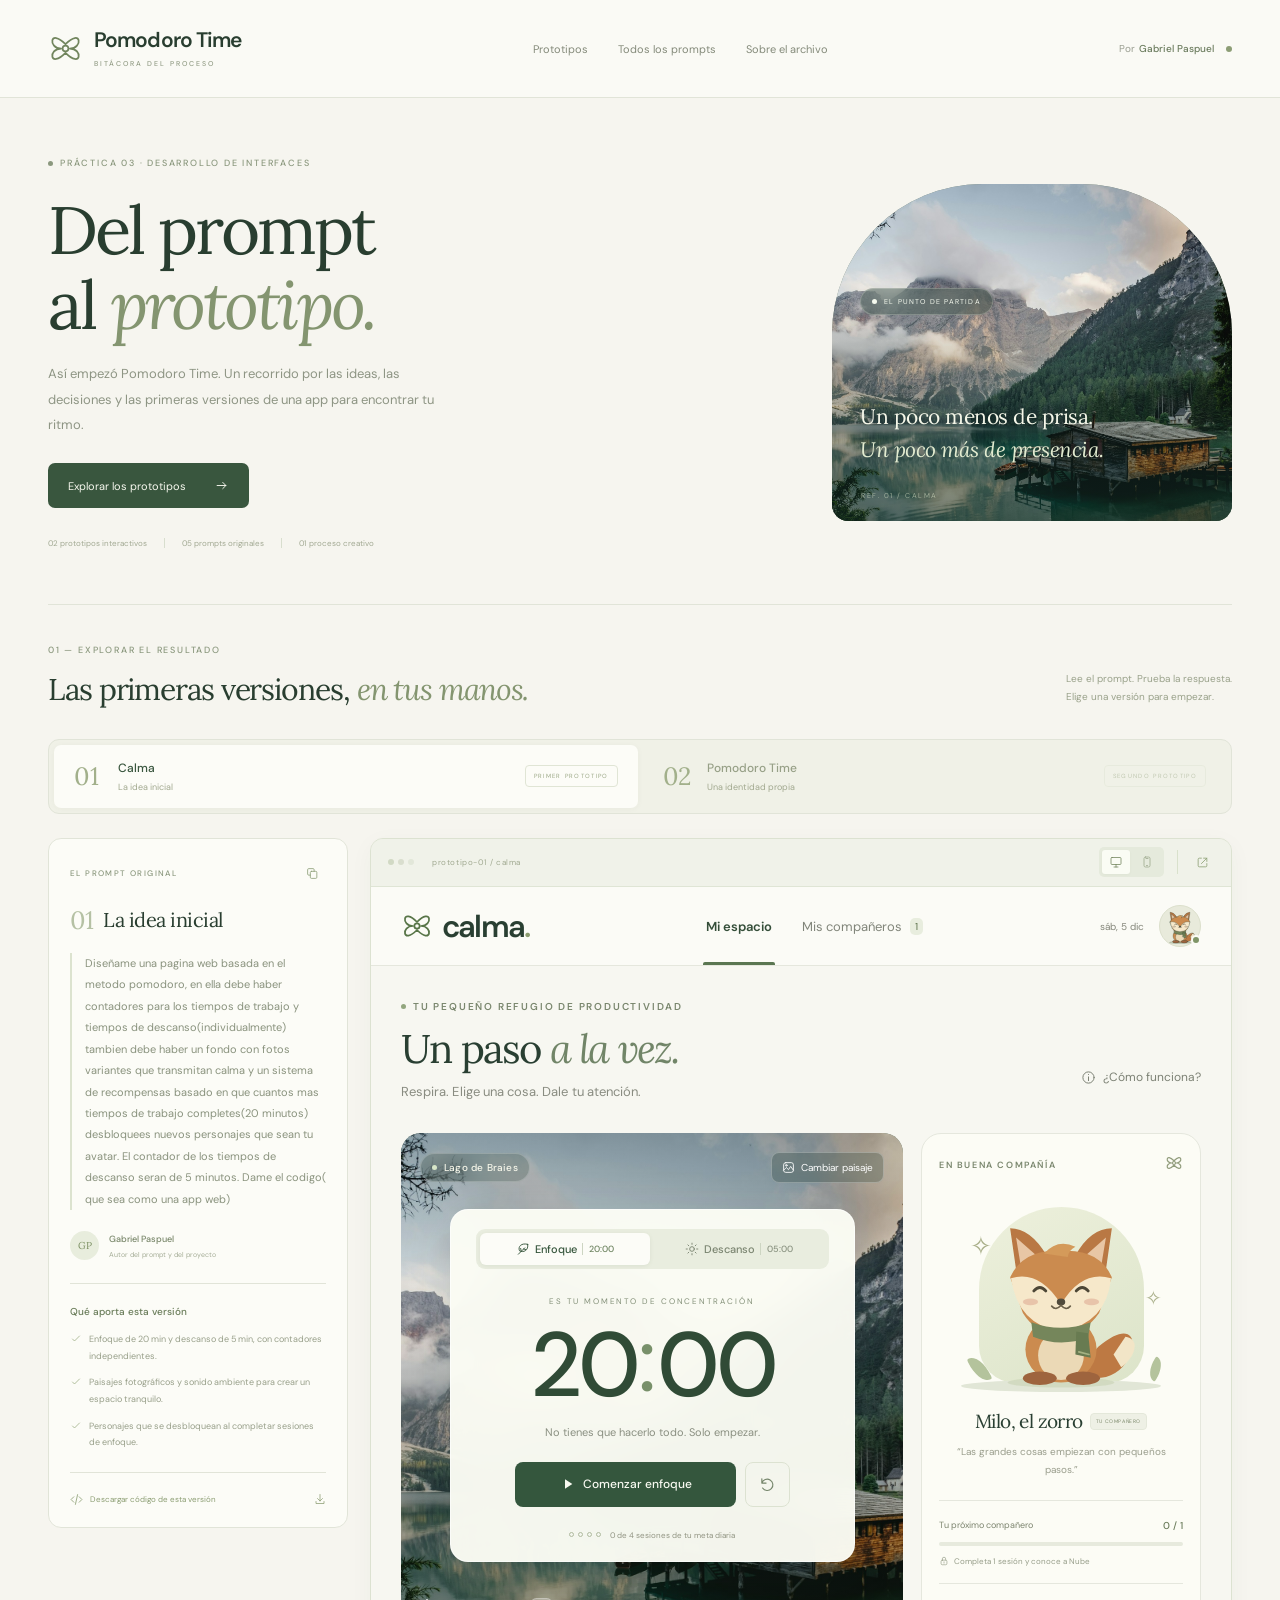
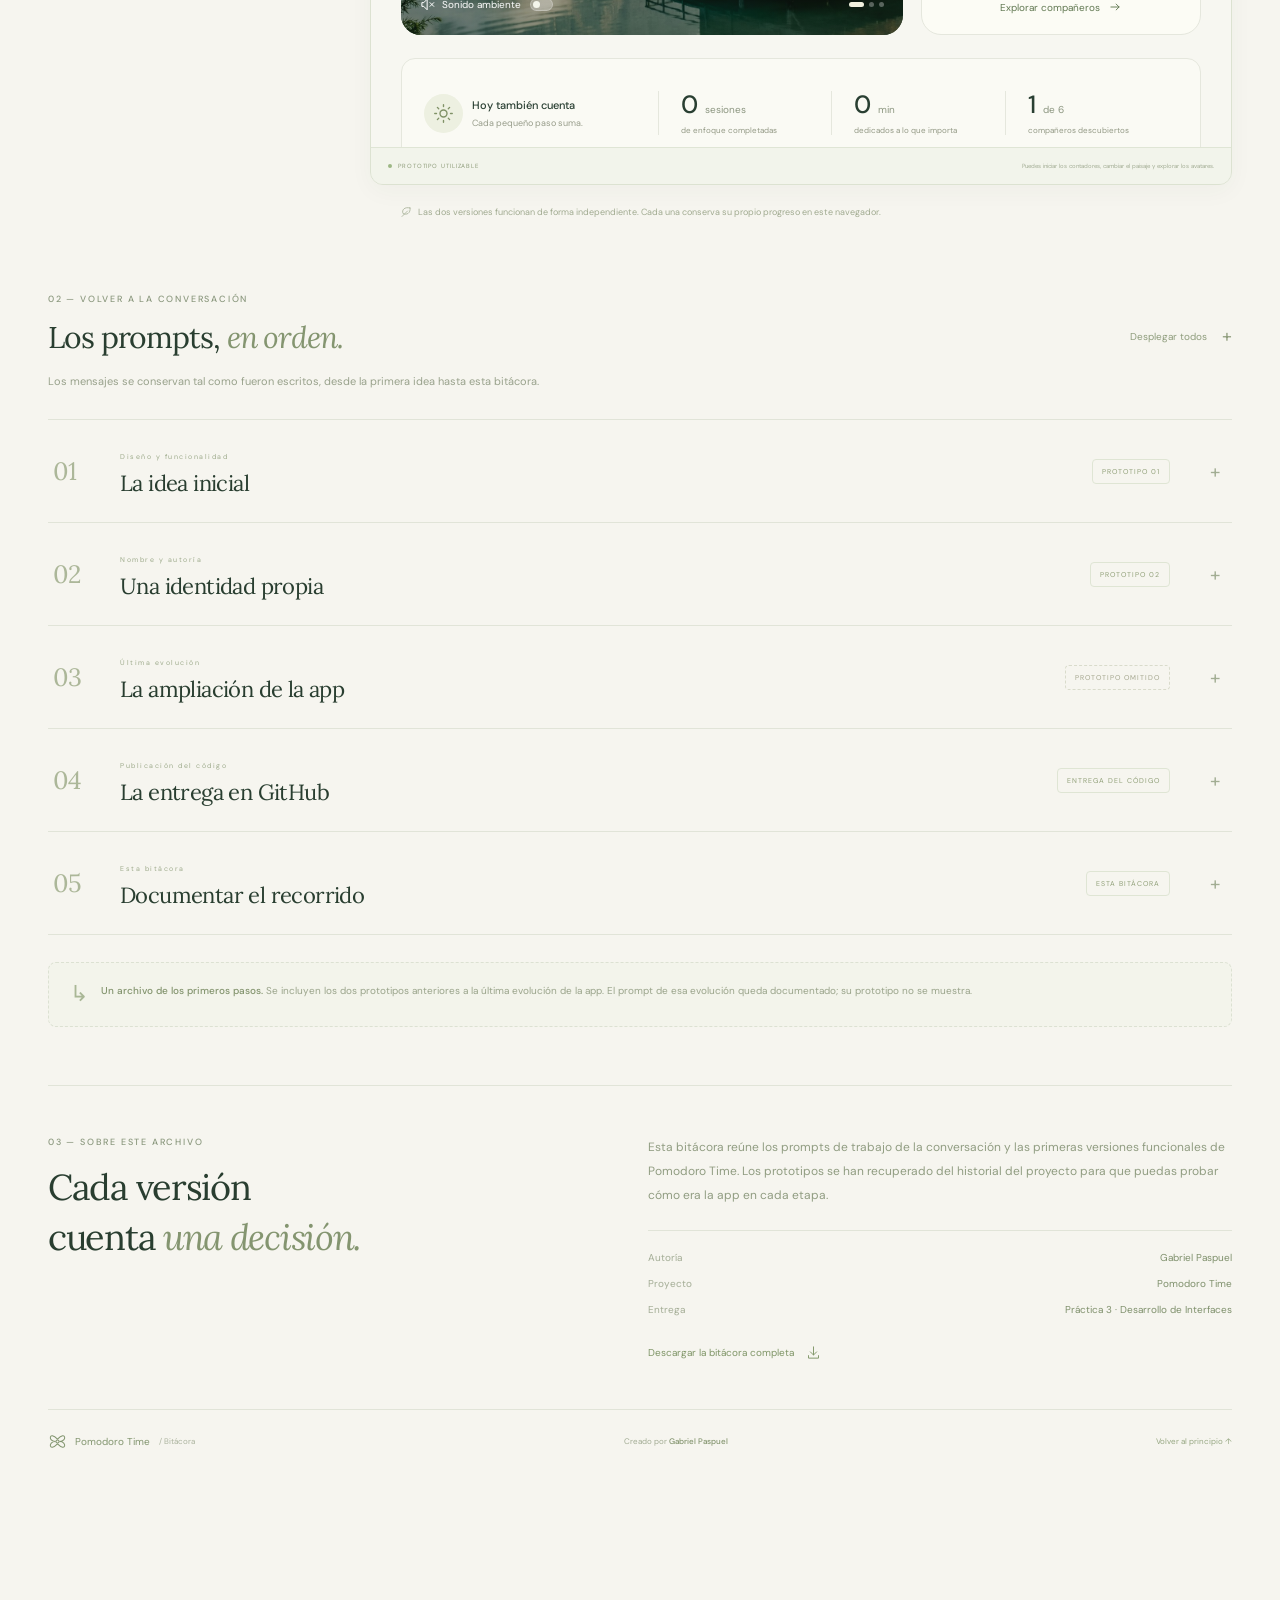
<file: index.html>
<!doctype html>
<html lang="es"><head><meta charset="utf-8"><meta name="viewport" content="width=device-width, initial-scale=1"><meta name="author" content="Gabriel Paspuel"><meta http-equiv="refresh" content="0; url=./POMODORO/"><title>Pomodoro Time · Bitácora de prototipos</title></head><body><p><a href="./POMODORO/">Abrir la bitácora de Pomodoro Time · Gabriel Paspuel</a></p></body></html>
</file>
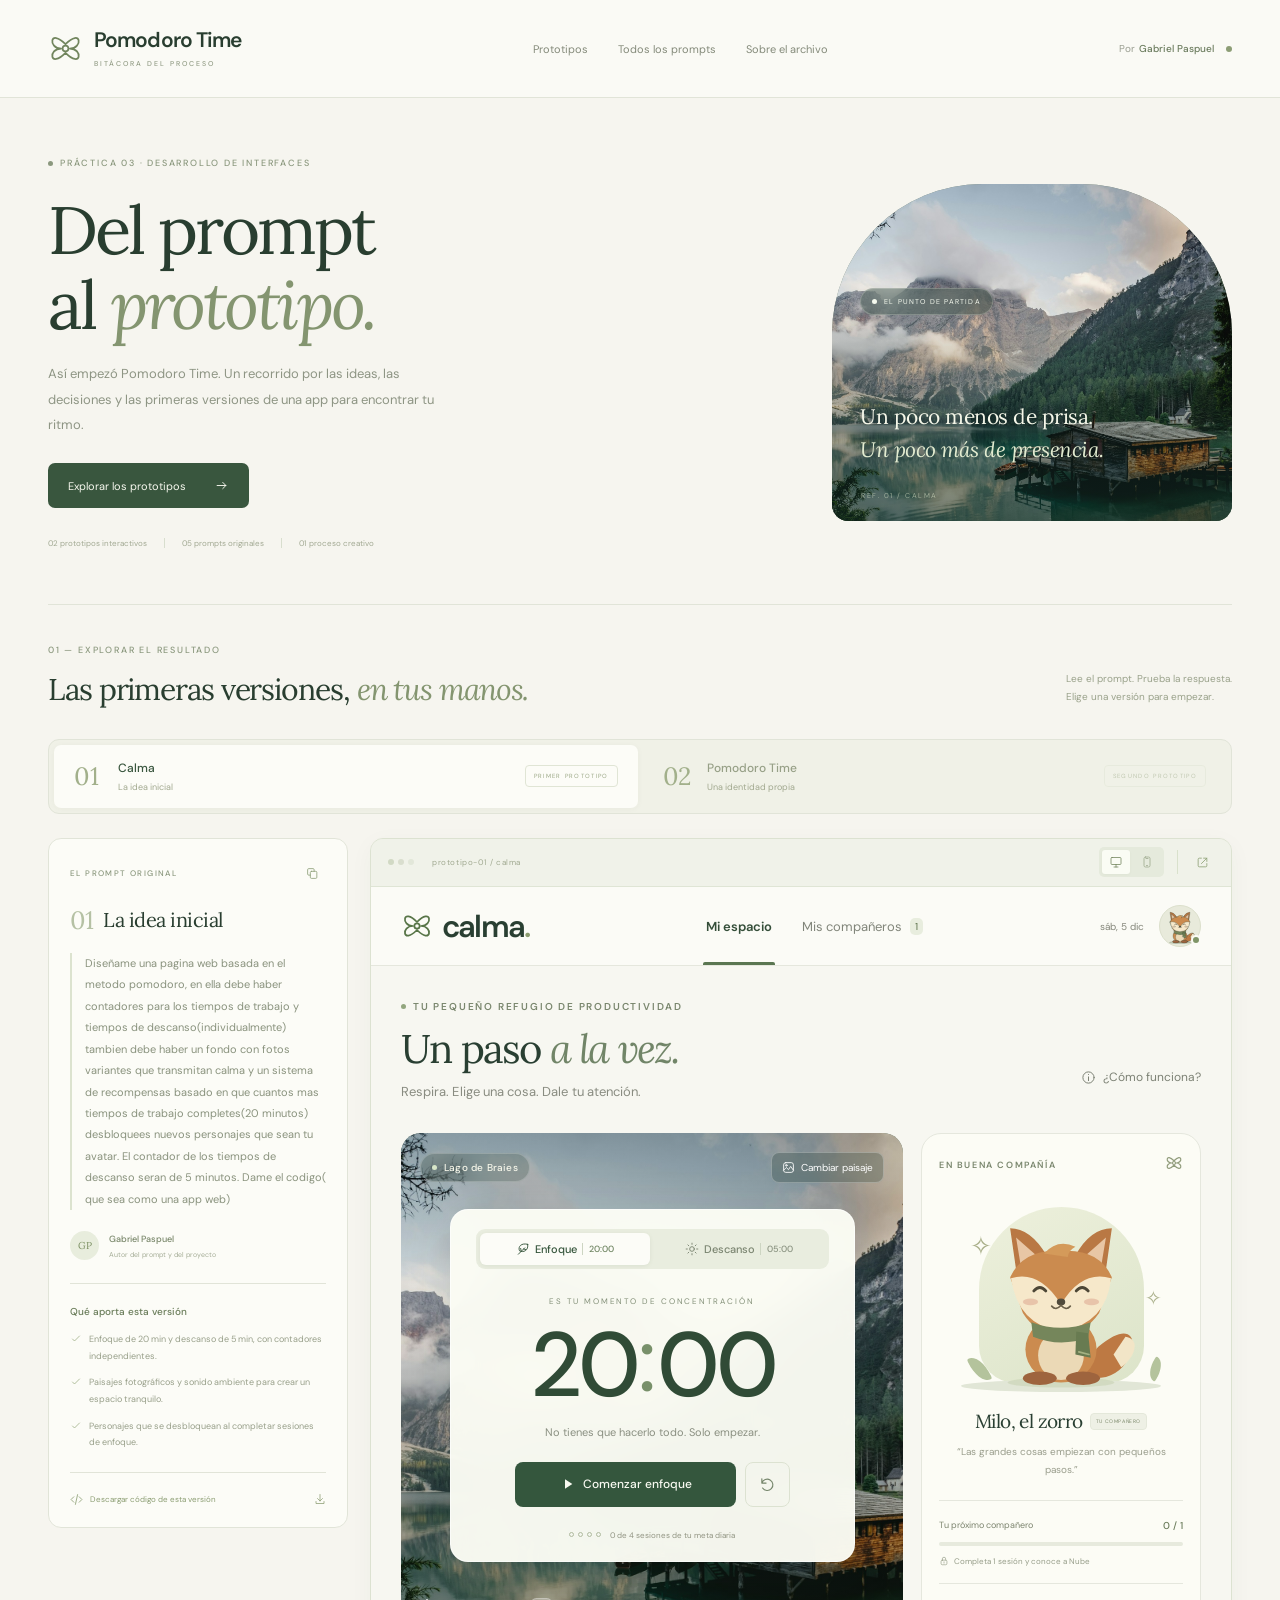
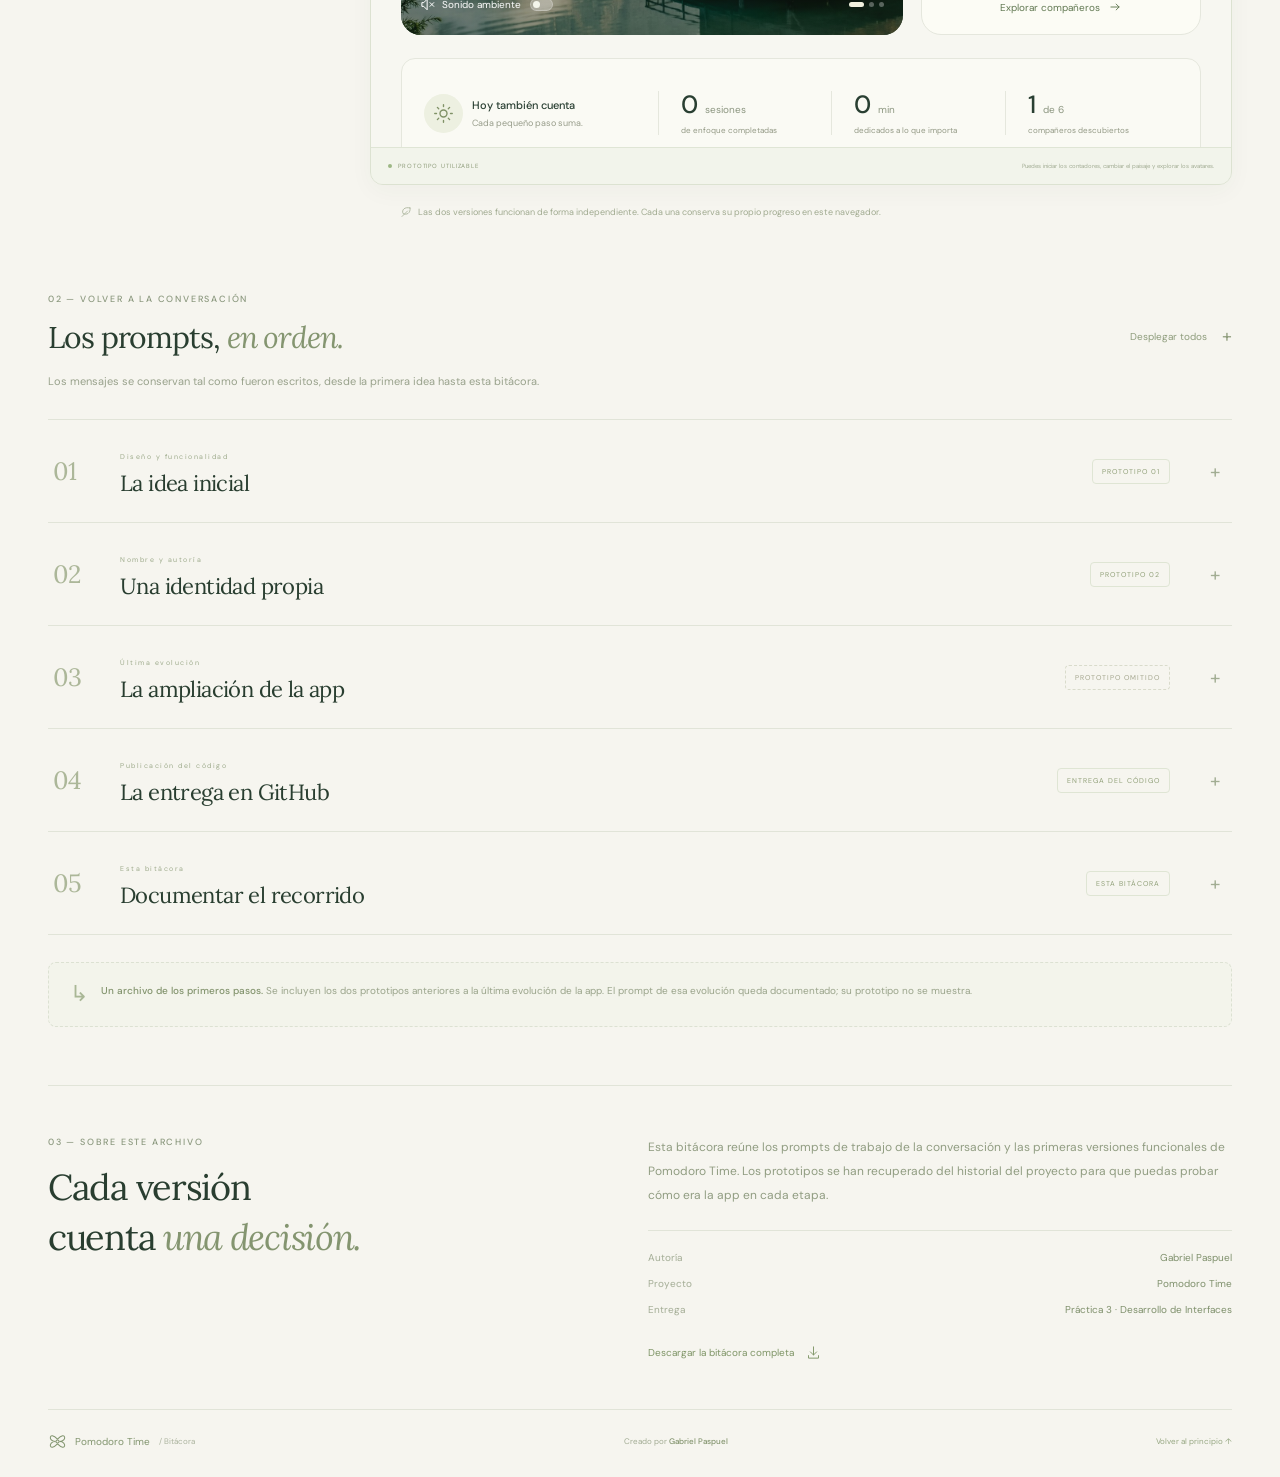
<file: POMODORO/index.html>
<!doctype html>
<html lang="es">
<head>
  <meta charset="utf-8">
  <meta name="viewport" content="width=device-width, initial-scale=1">
  <meta name="theme-color" content="#f6f5ef">
  <meta name="author" content="Gabriel Paspuel">
  <meta name="description" content="Del prompt al prototipo: una bitácora de Pomodoro Time, con los mensajes originales y las dos primeras versiones interactivas. Por Gabriel Paspuel.">
  <title>Pomodoro Time · Del prompt al prototipo</title>
  <link rel="icon" href="./prototipos/v1/assets/icon.svg" type="image/svg+xml">
  <link rel="stylesheet" href="./prototipos/v1/assets/sans.css">
  <link rel="stylesheet" href="./prototipos/v1/assets/serif.css">
  <link rel="stylesheet" href="./style.css">
  <script src="./prompts.js" defer></script>
  <script src="./app.js" defer></script>
</head>
<body>
  <svg class="svg-library" xmlns="http://www.w3.org/2000/svg" aria-hidden="true"><defs>
    <symbol id="flower" viewBox="0 0 24 24"><path d="M12 9C1-2 0 12 9 12 0 12 1 26 12 15c11 11 12-3 3-3 9 0 8-14-3-3Z"/><circle cx="12" cy="12" r="2"/></symbol>
    <symbol id="arrow" viewBox="0 0 24 24"><path d="M5 12h14m-5-5 5 5-5 5"/></symbol>
    <symbol id="external" viewBox="0 0 24 24"><path d="M14 4h6v6m0-6L10 14M10 4H6a2 2 0 0 0-2 2v12a2 2 0 0 0 2 2h12a2 2 0 0 0 2-2v-4"/></symbol>
    <symbol id="copy" viewBox="0 0 24 24"><rect x="8" y="8" width="12" height="13" rx="2"/><path d="M15 8V5a2 2 0 0 0-2-2H5a2 2 0 0 0-2 2v8a2 2 0 0 0 2 2h3"/></symbol>
    <symbol id="check" viewBox="0 0 24 24"><path d="m5 12 4 4L19 6"/></symbol>
    <symbol id="desktop" viewBox="0 0 24 24"><rect x="2" y="3" width="20" height="14" rx="2"/><path d="M8 22h8m-4-5v5"/></symbol>
    <symbol id="phone" viewBox="0 0 24 24"><rect x="6" y="2" width="12" height="20" rx="3"/><path d="M10 5h4m-3 14h2"/></symbol>
    <symbol id="code" viewBox="0 0 24 24"><path d="m7 7-5 5 5 5m10-10 5 5-5 5M14 3l-4 18"/></symbol>
    <symbol id="down" viewBox="0 0 24 24"><path d="M12 3v13m-5-5 5 5 5-5M4 17v4h16v-4"/></symbol>
    <symbol id="leaf" viewBox="0 0 24 24"><path d="M20 4C9 1 3 8 6 15c7 4 16-1 14-11Z"/><path d="m4 21 11-11"/></symbol>
  </defs></svg>
  <a class="skip-link" href="#prototipos">Saltar a los prototipos</a>
  <header class="site-header">
    <a class="brand" href="#inicio"><svg><use href="#flower"/></svg><span>Pomodoro Time<span class="brand-note">BITÁCORA DEL PROCESO</span></span></a>
    <nav aria-label="Navegación principal"><a href="#prototipos">Prototipos</a><a href="#prompts">Todos los prompts</a><a href="#acerca">Sobre el archivo</a></nav>
    <span class="header-author">Por <strong>Gabriel Paspuel</strong><span class="author-dot"></span></span>
  </header>

  <main id="inicio" class="page-shell">
    <section class="hero" aria-labelledby="hero-title">
      <div class="hero-copy"><p class="eyebrow"><span class="tiny-dot"></span> PRÁCTICA 03 · DESARROLLO DE INTERFACES</p><h1 id="hero-title">Del prompt<br>al <em>prototipo.</em></h1><p class="hero-description">Así empezó Pomodoro Time. Un recorrido por las ideas, las decisiones y las primeras versiones de una app para encontrar tu ritmo.</p><a class="primary-link" href="#prototipos">Explorar los prototipos <svg><use href="#arrow"/></svg></a><div class="hero-meta"><span>02 prototipos interactivos</span><span>05 prompts originales</span><span>01 proceso creativo</span></div></div>
      <figure class="hero-photo"><img src="./prototipos/v1/assets/lake.jpg" width="1920" height="1280" alt="Un lago tranquilo rodeado de montañas y bosque, el paisaje del primer prototipo"><div class="photo-label"><span class="tiny-dot"></span> EL PUNTO DE PARTIDA</div><figcaption>Un poco menos de prisa.<br><em>Un poco más de presencia.</em></figcaption><span class="photo-index">REF. 01 / CALMA</span></figure>
    </section>

    <section id="prototipos" class="prototype-section" aria-labelledby="prototype-section-title">
      <div class="section-heading"><div><p class="eyebrow">01 — EXPLORAR EL RESULTADO</p><h2 id="prototype-section-title">Las primeras versiones, <em>en tus manos.</em></h2></div><p>Lee el prompt. Prueba la respuesta.<br>Elige una versión para empezar.</p></div>
      <div class="version-navigation" role="tablist" aria-label="Elegir prototipo"><button id="version-v1" role="tab" aria-selected="true" aria-controls="prototype-panel" class="version-tab active" data-version="v1"><span class="version-number">01</span><span><strong>Calma</strong><small>La idea inicial</small></span><span class="version-tag">PRIMER PROTOTIPO</span></button><button id="version-v2" role="tab" aria-selected="false" aria-controls="prototype-panel" class="version-tab" data-version="v2" tabindex="-1"><span class="version-number">02</span><span><strong>Pomodoro Time</strong><small>Una identidad propia</small></span><span class="version-tag">SEGUNDO PROTOTIPO</span></button></div>
      <div class="prototype-layout" id="prototype-panel" role="tabpanel" aria-labelledby="version-v1">
        <aside class="prompt-card"><div class="prompt-card-top"><span class="eyebrow">EL PROMPT ORIGINAL</span><button id="copy-active-prompt" class="icon-button" aria-label="Copiar el prompt de esta versión" title="Copiar prompt"><svg><use href="#copy"/></svg></button></div><div class="prompt-heading"><span id="active-prompt-number">01</span><h3 id="active-prompt-title">La idea inicial</h3></div><blockquote id="active-prompt"></blockquote><div class="prompt-author"><span class="author-initials">GP</span><div><strong>Gabriel Paspuel</strong><span>Autor del prompt y del proyecto</span></div></div><div class="changes"><h4>Qué aporta esta versión</h4><ul id="active-changes"></ul></div><a id="download-prototype" class="source-link" href="./prototipos/v1/calma-codigo.zip" download><svg><use href="#code"/></svg> Descargar código de esta versión <svg><use href="#down"/></svg></a></aside>
        <div class="prototype-browser"><div class="browser-toolbar"><div class="window-dots" aria-hidden="true"><i></i><i></i><i></i></div><span class="browser-path" id="browser-path">prototipo-01 / calma</span><div class="device-controls" role="group" aria-label="Tamaño del prototipo"><button class="active" data-device="desktop" aria-label="Vista de escritorio" aria-pressed="true" title="Escritorio"><svg><use href="#desktop"/></svg></button><button data-device="mobile" aria-label="Vista de móvil" aria-pressed="false" title="Móvil"><svg><use href="#phone"/></svg></button></div><a id="open-prototype" href="./prototipos/v1/" target="_blank" rel="noopener" class="open-prototype" aria-label="Abrir Calma en otra pestaña" title="Abrir en otra pestaña"><svg><use href="#external"/></svg></a></div><div id="prototype-viewport" class="prototype-viewport"><iframe id="frame-v1" title="Prototipo 1: Calma, app Pomodoro interactiva" src="./prototipos/v1/" sandbox="allow-scripts allow-same-origin allow-modals allow-downloads" allow="autoplay" referrerpolicy="same-origin"></iframe><iframe id="frame-v2" title="Prototipo 2: Pomodoro Time de Gabriel Paspuel, app interactiva" data-src="./prototipos/v2/" sandbox="allow-scripts allow-same-origin allow-modals allow-downloads" allow="autoplay" referrerpolicy="same-origin" hidden></iframe></div><div class="browser-bottom"><span><span class="live-dot"></span> PROTOTIPO UTILIZABLE</span><p>Puedes iniciar los contadores, cambiar el paisaje y explorar los avatares.</p></div></div>
      </div>
      <p class="prototype-note"><svg><use href="#leaf"/></svg><span>Las dos versiones funcionan de forma independiente. Cada una conserva su propio progreso en este navegador.</span></p>
    </section>

    <section id="prompts" class="prompts-section" aria-labelledby="prompts-title"><div class="section-heading"><div><p class="eyebrow">02 — VOLVER A LA CONVERSACIÓN</p><h2 id="prompts-title">Los prompts, <em>en orden.</em></h2></div><button id="expand-prompts" class="plain-button" aria-expanded="false">Desplegar todos <span>+</span></button></div><p class="section-description">Los mensajes se conservan tal como fueron escritos, desde la primera idea hasta esta bitácora.</p><div id="prompt-timeline" class="prompt-timeline"></div><div class="scope-note"><span class="scope-symbol">↳</span><p><strong>Un archivo de los primeros pasos.</strong> Se incluyen los dos prototipos anteriores a la última evolución de la app. El prompt de esa evolución queda documentado; su prototipo no se muestra.</p></div></section>

    <section id="acerca" class="about-section" aria-labelledby="about-title"><div><p class="eyebrow">03 — SOBRE ESTE ARCHIVO</p><h2 id="about-title">Cada versión<br>cuenta <em>una decisión.</em></h2></div><div class="about-copy"><p>Esta bitácora reúne los prompts de trabajo de la conversación y las primeras versiones funcionales de Pomodoro Time. Los prototipos se han recuperado del historial del proyecto para que puedas probar cómo era la app en cada etapa.</p><div class="about-facts"><div><span>Autoría</span><strong>Gabriel Paspuel</strong></div><div><span>Proyecto</span><strong>Pomodoro Time</strong></div><div><span>Entrega</span><strong>Práctica 3 · Desarrollo de Interfaces</strong></div></div><a class="text-link" href="./bitacora-codigo.zip" download>Descargar la bitácora completa <svg><use href="#down"/></svg></a></div></section>
    <noscript><p>Para explorar todos los prompts, activa JavaScript. Puedes abrir los prototipos directamente: <a href="./prototipos/v1/">Calma</a> y <a href="./prototipos/v2/">Pomodoro Time</a>.</p></noscript>
    <footer><a class="footer-brand" href="#inicio"><svg><use href="#flower"/></svg> Pomodoro Time <span>/ Bitácora</span></a><span>Creado por <strong>Gabriel Paspuel</strong></span><a href="#inicio">Volver al principio ↑</a></footer>
  </main>
  <div id="toast" class="toast" role="status" aria-live="polite"></div>
</body>
</html>
</file>
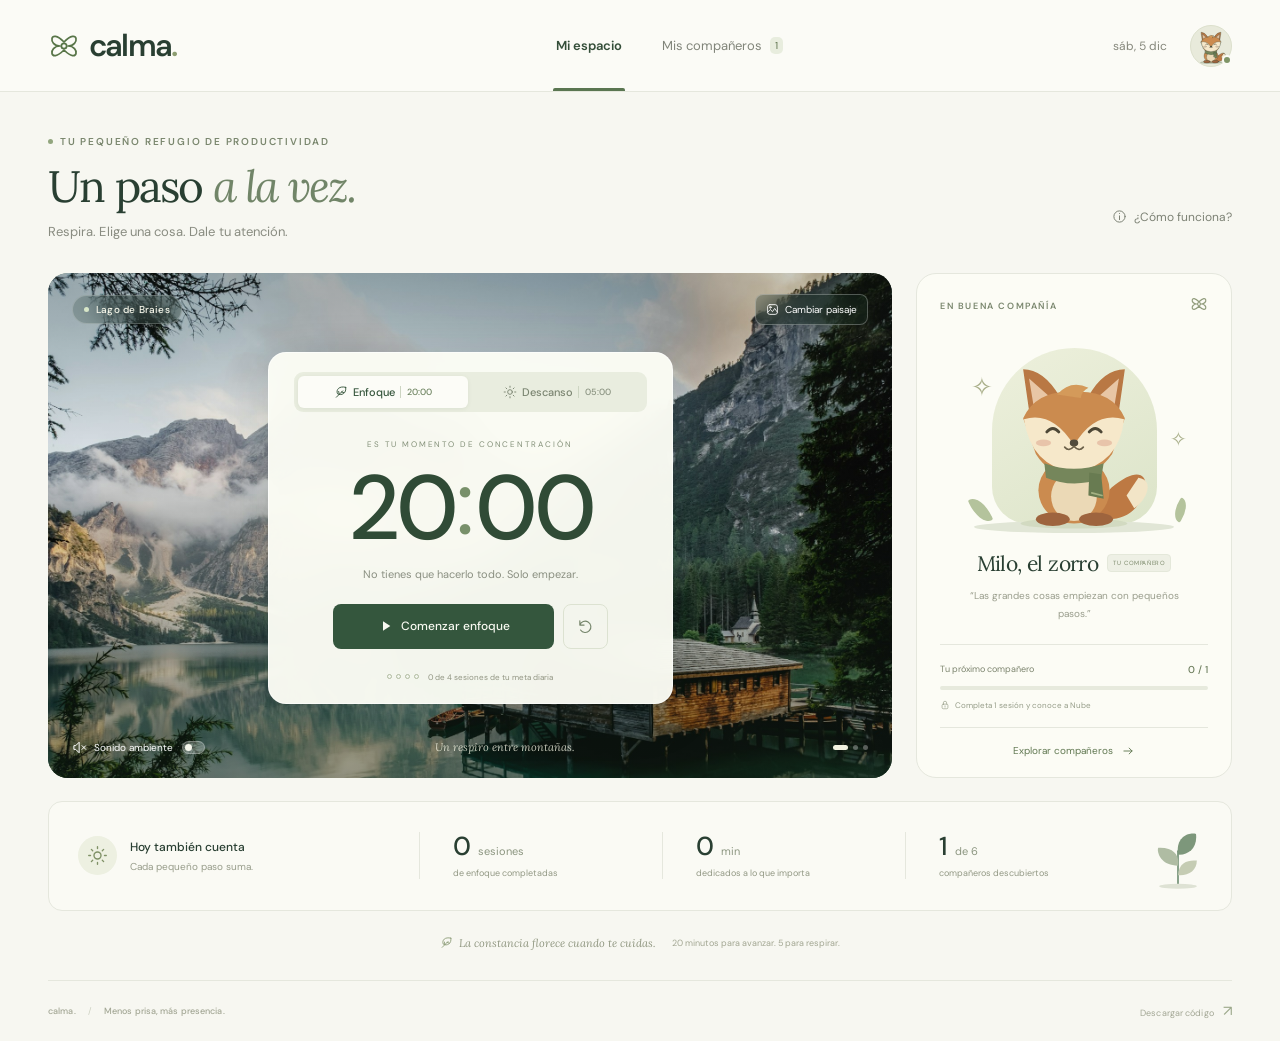
<file: POMODORO/prototipos/v1/index.html>
<!doctype html>
<html lang="es">
<head>
  <meta charset="utf-8">
  <meta name="viewport" content="width=device-width, initial-scale=1">
  <meta name="theme-color" content="#294c3a">
  <meta name="description" content="Encuentra tu ritmo. Concéntrate 20 minutos, descansa 5 y descubre nuevos compañeros en tu pequeño refugio digital.">
  <title>Calma · Un paso a la vez</title>
  <link rel="icon" href="./assets/icon.svg" type="image/svg+xml">
  <link rel="manifest" href="./manifest.webmanifest">
  <link rel="stylesheet" href="./assets/sans.css">
  <link rel="stylesheet" href="./assets/serif.css">
  <link rel="stylesheet" href="./style.css">
  <script src="./app.js" defer></script>
</head>
<body>
  <svg class="svg-defs" xmlns="http://www.w3.org/2000/svg" aria-hidden="true"><defs>
    <symbol id="i-leaf" viewBox="0 0 24 24"><path d="M20 4C9 1 3 8 6 15c7 4 16-1 14-11Z"/><path d="m4 21 11-11M9 16l-1-5m5 1 4 1"/></symbol>
    <symbol id="i-sun" viewBox="0 0 24 24"><circle cx="12" cy="12" r="4"/><path d="M12 2v2m0 16v2M2 12h2m16 0h2M5 5l1.5 1.5m11 11L19 19M5 19l1.5-1.5m11-11L19 5"/></symbol>
    <symbol id="i-play" viewBox="0 0 24 24"><path d="m9 5 11 7-11 7Z" fill="currentColor" stroke="none"/></symbol>
    <symbol id="i-pause" viewBox="0 0 24 24"><path d="M8 5v14M16 5v14" stroke-width="3"/></symbol>
    <symbol id="i-reset" viewBox="0 0 24 24"><path d="M4 10a8 8 0 1 1 1 7M4 4v6h6"/></symbol>
    <symbol id="i-arrow" viewBox="0 0 24 24"><path d="M5 12h14m-5-5 5 5-5 5"/></symbol>
    <symbol id="i-sound" viewBox="0 0 24 24"><path d="m11 4-5 5H3v6h3l5 5ZM15 8a6 6 0 0 1 0 8m3-11a10 10 0 0 1 0 14"/></symbol>
    <symbol id="i-mute" viewBox="0 0 24 24"><path d="m11 4-5 5H3v6h3l5 5ZM16 9l6 6m0-6-6 6"/></symbol>
    <symbol id="i-image" viewBox="0 0 24 24"><rect x="3" y="3" width="18" height="18" rx="4"/><circle cx="8" cy="8" r="1.5"/><path d="m3 17 5-5 4 4 4-6 5 7"/></symbol>
    <symbol id="i-lock" viewBox="0 0 24 24"><rect x="5" y="10" width="14" height="11" rx="3"/><path d="M8 10V7a4 4 0 0 1 8 0v3m-4 4v3"/></symbol>
    <symbol id="i-check" viewBox="0 0 24 24"><path d="m5 12 4 4L19 6"/></symbol>
    <symbol id="i-close" viewBox="0 0 24 24"><path d="m6 6 12 12M6 18 18 6"/></symbol>
    <symbol id="i-info" viewBox="0 0 24 24"><circle cx="12" cy="12" r="9"/><path d="M12 11v6m0-10v.2"/></symbol>
    <symbol id="i-flower" viewBox="0 0 24 24"><path d="M12 9C1-2 0 12 9 12 0 12 1 26 12 15c11 11 12-3 3-3 9 0 8-14-3-3Z"/><circle cx="12" cy="12" r="2"/></symbol>
    <symbol id="i-clock" viewBox="0 0 24 24"><circle cx="12" cy="12" r="9"/><path d="M12 6v6l4 2"/></symbol>
  </defs></svg>
  <header class="site-header">
    <a class="brand" href="./" aria-label="Calma, inicio"><span class="brand-mark"><svg><use href="#i-flower"/></svg></span>calma<span class="brand-dot">.</span></a>
    <nav class="main-nav" aria-label="Navegación principal">
      <button class="nav-button active" data-view="space" aria-current="page">Mi espacio</button>
      <button class="nav-button" data-view="collection">Mis compañeros <span class="nav-count" id="unlocked-count">1</span></button>
    </nav>
    <div class="header-right"><span class="today-date" id="today-date"></span><button id="profile-button" class="profile-button" aria-label="Elegir mi avatar"><span id="header-avatar"></span><span class="online-dot"></span></button></div>
  </header>

  <main class="page-shell">
    <section class="intro" aria-labelledby="page-title">
      <div><div class="eyebrow"><span></span> TU PEQUEÑO REFUGIO DE PRODUCTIVIDAD</div><h1 id="page-title">Un paso <em>a la vez.</em></h1><p id="page-subtitle">Respira. Elige una cosa. Dale tu atención.</p></div>
      <button id="how-button" class="quiet-button"><svg><use href="#i-info"/></svg> ¿Cómo funciona?</button>
    </section>

    <div id="space-view">
      <div class="workspace-grid">
        <section class="focus-landscape" aria-label="Temporizador Pomodoro">
          <div class="landscape-image" id="landscape-image"></div>
          <div class="landscape-shade"></div>
          <div class="landscape-top"><span class="place-badge"><span></span><span id="landscape-name">Lago de Braies</span></span><button id="landscape-button" class="glass-button"><svg><use href="#i-image"/></svg><span>Cambiar paisaje</span></button></div>
          <div class="timer-card">
            <div class="mode-tabs" role="tablist" aria-label="Tipo de sesión">
              <button id="work-tab" class="mode-tab active" role="tab" aria-selected="true" data-mode="work"><svg><use href="#i-leaf"/></svg> Enfoque <span id="work-mini">20:00</span></button>
              <button id="rest-tab" class="mode-tab" role="tab" aria-selected="false" data-mode="rest"><svg><use href="#i-sun"/></svg> Descanso <span id="rest-mini">05:00</span></button>
            </div>
            <div class="timer-label" id="timer-label">ES TU MOMENTO DE CONCENTRACIÓN</div>
            <div class="timer-digits" id="timer-digits" role="timer" aria-label="Tiempo restante de enfoque: 20 minutos">20<span>:</span>00</div>
            <p class="timer-message" id="timer-message">No tienes que hacerlo todo. Solo empezar.</p>
            <div class="timer-actions"><button class="primary-button start-button" id="start-button"><svg id="start-icon"><use href="#i-play"/></svg><span id="start-label">Comenzar enfoque</span></button><button class="reset-button" id="reset-button" aria-label="Reiniciar el contador de enfoque" title="Reiniciar contador"><svg><use href="#i-reset"/></svg></button></div>
            <div class="session-progress"><div class="session-dots" id="session-dots" aria-hidden="true"><span></span><span></span><span></span><span></span></div><span id="session-progress-text">0 de 4 sesiones de tu meta diaria</span></div>
          </div>
          <div class="landscape-bottom"><button class="sound-button" id="sound-button" aria-pressed="false"><svg id="sound-icon"><use href="#i-mute"/></svg><span id="sound-label">Sonido ambiente</span><span class="sound-toggle"></span></button><span class="landscape-caption" id="landscape-caption">Un respiro entre montañas.</span><div class="landscape-dots" aria-label="Paisajes"><button data-landscape="0" class="active" aria-label="Lago de Braies" aria-pressed="true"></button><button data-landscape="1" aria-label="Bosque sereno" aria-pressed="false"></button><button data-landscape="2" aria-label="Orilla tranquila" aria-pressed="false"></button></div></div>
        </section>

        <aside class="companion-card" aria-labelledby="companion-heading">
          <div class="card-topline"><span class="eyebrow">EN BUENA COMPAÑÍA</span><span class="small-flower"><svg><use href="#i-flower"/></svg></span></div>
          <div class="companion-stage"><div class="stage-halo"></div><span class="sparkle sparkle-one">✧</span><span class="sparkle sparkle-two">✧</span><div id="companion-art" class="companion-art"></div><span class="stage-leaf leaf-one"></span><span class="stage-leaf leaf-two"></span><div class="stage-ground"></div></div>
          <div class="companion-name-line"><h2 id="companion-heading">Milo, el zorro</h2><span class="level-badge" id="companion-badge">TU COMPAÑERO</span></div>
          <p class="companion-quote" id="companion-quote">“Las grandes cosas empiezan con pequeños pasos.”</p>
          <div class="next-reward"><div class="reward-top"><span>Tu próximo compañero</span><span id="next-reward-count">0 / 1</span></div><div class="progress-track"><span id="reward-progress"></span></div><p id="next-reward-copy"><svg><use href="#i-lock"/></svg> Completa 1 sesión y conoce a Nube</p></div>
          <button class="text-button" id="view-collection-button">Explorar compañeros <svg><use href="#i-arrow"/></svg></button>
        </aside>
      </div>

      <section class="daily-stats" aria-label="Tu progreso de hoy">
        <div class="stats-intro"><span class="stat-icon"><svg><use href="#i-sun"/></svg></span><div><h2>Hoy también cuenta</h2><p>Cada pequeño paso suma.</p></div></div>
        <div class="stat"><span class="stat-value" id="today-sessions">0<span> sesiones</span></span><span class="stat-label">de enfoque completadas</span></div>
        <div class="stat"><span class="stat-value" id="today-minutes">0<span> min</span></span><span class="stat-label">dedicados a lo que importa</span></div>
        <div class="stat"><span class="stat-value" id="total-unlocked">1<span> de 6</span></span><span class="stat-label">compañeros descubiertos</span></div>
        <div class="daily-plant" aria-hidden="true"><svg viewBox="0 0 70 78"><path d="M35 70V31" fill="none" stroke="#66876b" stroke-width="2"/><path d="M35 48C13 48 10 30 12 27c19-1 25 10 23 21Z" fill="#a7b69b"/><path d="M35 35C32 13 49 9 56 11c2 16-9 25-21 24Z" fill="#708d6e"/><path d="M35 59c1-16 13-18 22-17 0 12-10 18-22 17Z" fill="#c0c8ad"/><ellipse cx="35" cy="72" rx="22" ry="3" fill="#dce0d1"/></svg></div>
      </section>
      <div class="bottom-note"><svg><use href="#i-leaf"/></svg> La constancia florece cuando te cuidas. <span>20 minutos para avanzar. 5 para respirar.</span></div>
    </div>

    <section id="collection-view" hidden aria-label="Colección de compañeros">
      <div class="collection-intro"><div><h2>Un pequeño equipo. Un gran camino.</h2><p>Completa sesiones de 20 minutos y descubre quién te acompañará después.</p></div><span class="collection-total" id="collection-total">1 / 6 descubiertos</span></div>
      <div class="collection-grid" id="collection-grid"></div>
      <div class="collection-note"><svg><use href="#i-leaf"/></svg><p>Los compañeros se desbloquean con tus sesiones acumuladas.<br>Tu progreso se guarda automáticamente en este navegador.</p></div>
    </section>
    <footer><span>calma. <span class="footer-divider">/</span> Menos prisa, más presencia.</span><a href="./calma-codigo.zip" download>Descargar código <span class="footer-flower">↗</span></a></footer>
  </main>

  <dialog id="landscape-dialog" class="modal landscape-modal"><div class="modal-heading"><div><span class="eyebrow">CAMBIA DE AIRE</span><h2>Tu rincón de calma.</h2></div><button class="close-button" data-close aria-label="Cerrar"><svg><use href="#i-close"/></svg></button></div><p>Elige el paisaje que te apetece hoy.</p><div class="landscape-options" id="landscape-options"></div><label class="auto-landscape"><input type="checkbox" id="auto-landscape"> Cambiar de paisaje al completar cada sesión de enfoque</label><small>Fotografías de Unsplash. Disponibles también sin conexión tras la primera visita.</small></dialog>

  <dialog id="how-dialog" class="modal how-modal"><div class="modal-heading"><div><span class="eyebrow">UN RITUAL SENCILLO</span><h2>Encuentra tu ritmo.</h2></div><button class="close-button" data-close aria-label="Cerrar"><svg><use href="#i-close"/></svg></button></div><ol class="how-steps"><li><span>01</span><div><h3>20 minutos de enfoque</h3><p>Elige una tarea y pulsa Comenzar. Puedes pausar y continuar cuando lo necesites.</p></div></li><li><span>02</span><div><h3>5 minutos para ti</h3><p>Al terminar, inicia tu descanso. Estírate, toma agua y deja que la mente respire.</p></div></li><li><span>03</span><div><h3>Tu constancia tiene compañía</h3><p>Descubre personajes al completar 1, 3, 5, 10 y 20 sesiones. Solo los enfoques terminados desbloquean recompensas.</p></div></li></ol><p class="modal-footnote">Los dos contadores mantienen su tiempo por separado. Al cambiar de modo se pausa el anterior. Tu sesión y colección se guardan en este navegador; el tiempo sigue contando si cierras la pestaña.</p><button class="primary-button modal-full" data-close>Vamos a empezar <svg><use href="#i-arrow"/></svg></button></dialog>

  <dialog id="complete-dialog" class="modal complete-modal"><div id="complete-art" class="complete-art"></div><span class="eyebrow" id="complete-eyebrow">UN PASO MÁS</span><h2 id="complete-title">Bien hecho. Te lo has ganado.</h2><p id="complete-copy"></p><div class="complete-rewards" id="complete-rewards" hidden></div><button class="primary-button modal-full" id="complete-next">Tomar un descanso <svg><use href="#i-arrow"/></svg></button><button class="text-button modal-full" id="complete-dismiss">Quedarme aquí un momento</button></dialog>
  <div class="toast" id="toast" role="status" aria-live="polite"></div>
</body>
</html>
</file>
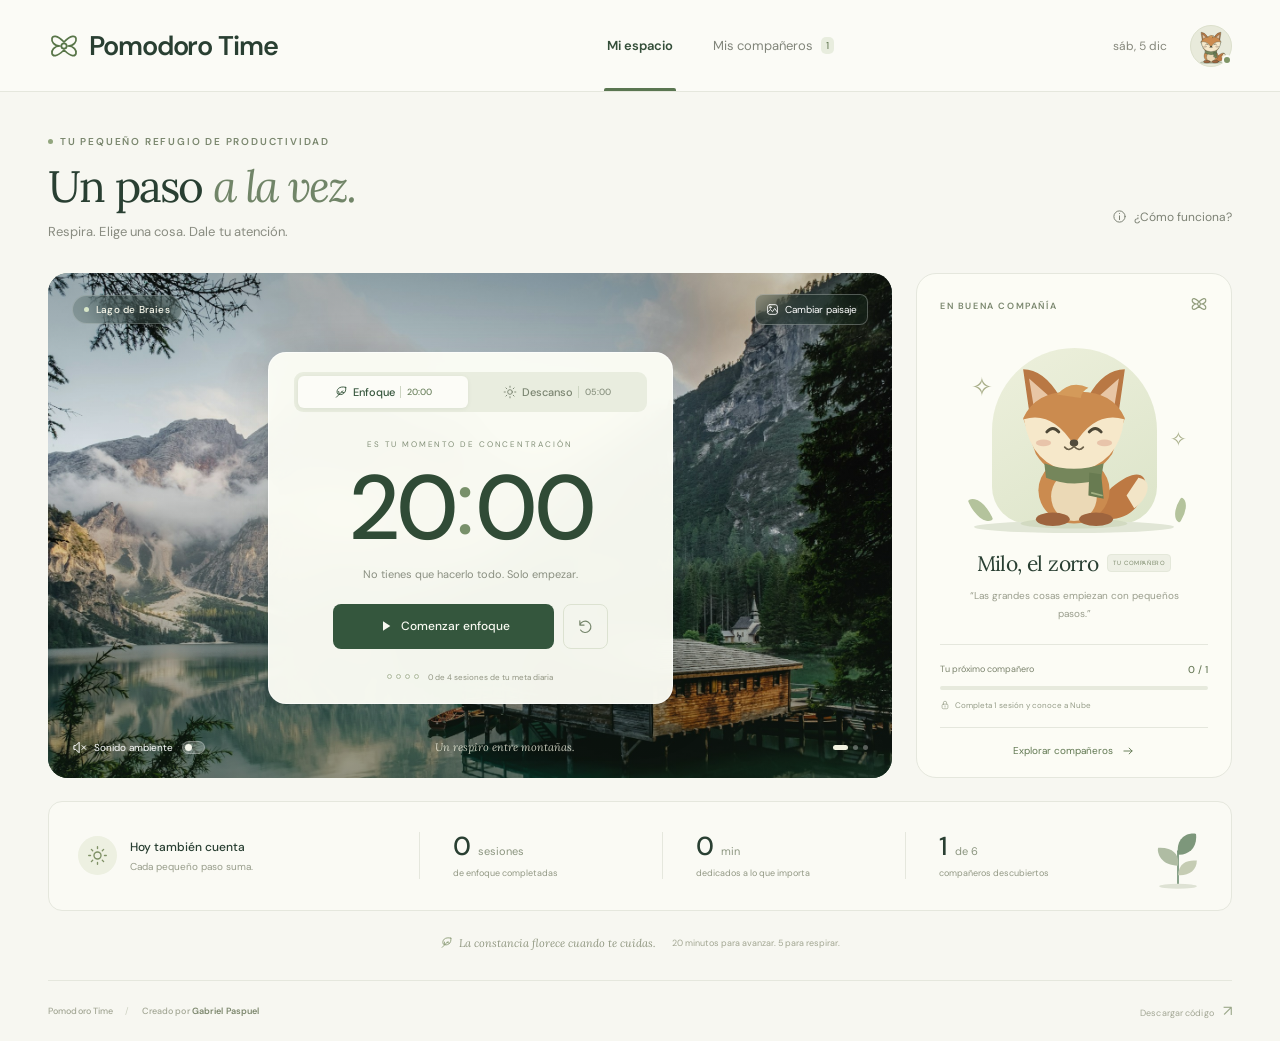
<file: POMODORO/prototipos/v2/index.html>
<!doctype html>
<html lang="es">
<head>
  <meta charset="utf-8">
  <meta name="viewport" content="width=device-width, initial-scale=1">
  <meta name="theme-color" content="#294c3a">
  <meta name="author" content="Gabriel Paspuel">
  <meta name="description" content="Pomodoro Time, una app de Gabriel Paspuel. Concéntrate 20 minutos, descansa 5 y descubre nuevos compañeros a tu ritmo.">
  <title>Pomodoro Time · Un paso a la vez</title>
  <link rel="icon" href="./assets/icon.svg" type="image/svg+xml">
  <link rel="manifest" href="./manifest.webmanifest">
  <link rel="stylesheet" href="./assets/sans.css">
  <link rel="stylesheet" href="./assets/serif.css">
  <link rel="stylesheet" href="./style.css">
  <script src="./app.js" defer></script>
</head>
<body>
  <svg class="svg-defs" xmlns="http://www.w3.org/2000/svg" aria-hidden="true"><defs>
    <symbol id="i-leaf" viewBox="0 0 24 24"><path d="M20 4C9 1 3 8 6 15c7 4 16-1 14-11Z"/><path d="m4 21 11-11M9 16l-1-5m5 1 4 1"/></symbol>
    <symbol id="i-sun" viewBox="0 0 24 24"><circle cx="12" cy="12" r="4"/><path d="M12 2v2m0 16v2M2 12h2m16 0h2M5 5l1.5 1.5m11 11L19 19M5 19l1.5-1.5m11-11L19 5"/></symbol>
    <symbol id="i-play" viewBox="0 0 24 24"><path d="m9 5 11 7-11 7Z" fill="currentColor" stroke="none"/></symbol>
    <symbol id="i-pause" viewBox="0 0 24 24"><path d="M8 5v14M16 5v14" stroke-width="3"/></symbol>
    <symbol id="i-reset" viewBox="0 0 24 24"><path d="M4 10a8 8 0 1 1 1 7M4 4v6h6"/></symbol>
    <symbol id="i-arrow" viewBox="0 0 24 24"><path d="M5 12h14m-5-5 5 5-5 5"/></symbol>
    <symbol id="i-sound" viewBox="0 0 24 24"><path d="m11 4-5 5H3v6h3l5 5ZM15 8a6 6 0 0 1 0 8m3-11a10 10 0 0 1 0 14"/></symbol>
    <symbol id="i-mute" viewBox="0 0 24 24"><path d="m11 4-5 5H3v6h3l5 5ZM16 9l6 6m0-6-6 6"/></symbol>
    <symbol id="i-image" viewBox="0 0 24 24"><rect x="3" y="3" width="18" height="18" rx="4"/><circle cx="8" cy="8" r="1.5"/><path d="m3 17 5-5 4 4 4-6 5 7"/></symbol>
    <symbol id="i-lock" viewBox="0 0 24 24"><rect x="5" y="10" width="14" height="11" rx="3"/><path d="M8 10V7a4 4 0 0 1 8 0v3m-4 4v3"/></symbol>
    <symbol id="i-check" viewBox="0 0 24 24"><path d="m5 12 4 4L19 6"/></symbol>
    <symbol id="i-close" viewBox="0 0 24 24"><path d="m6 6 12 12M6 18 18 6"/></symbol>
    <symbol id="i-info" viewBox="0 0 24 24"><circle cx="12" cy="12" r="9"/><path d="M12 11v6m0-10v.2"/></symbol>
    <symbol id="i-flower" viewBox="0 0 24 24"><path d="M12 9C1-2 0 12 9 12 0 12 1 26 12 15c11 11 12-3 3-3 9 0 8-14-3-3Z"/><circle cx="12" cy="12" r="2"/></symbol>
    <symbol id="i-clock" viewBox="0 0 24 24"><circle cx="12" cy="12" r="9"/><path d="M12 6v6l4 2"/></symbol>
  </defs></svg>
  <header class="site-header">
    <a class="brand" href="./" aria-label="Pomodoro Time, inicio"><span class="brand-mark"><svg><use href="#i-flower"/></svg></span><span class="brand-name">Pomodoro <span>Time</span></span></a>
    <nav class="main-nav" aria-label="Navegación principal">
      <button class="nav-button active" data-view="space" aria-current="page">Mi espacio</button>
      <button class="nav-button" data-view="collection">Mis compañeros <span class="nav-count" id="unlocked-count">1</span></button>
    </nav>
    <div class="header-right"><span class="today-date" id="today-date"></span><button id="profile-button" class="profile-button" aria-label="Elegir mi avatar"><span id="header-avatar"></span><span class="online-dot"></span></button></div>
  </header>

  <main class="page-shell">
    <section class="intro" aria-labelledby="page-title">
      <div><div class="eyebrow"><span></span> TU PEQUEÑO REFUGIO DE PRODUCTIVIDAD</div><h1 id="page-title">Un paso <em>a la vez.</em></h1><p id="page-subtitle">Respira. Elige una cosa. Dale tu atención.</p></div>
      <button id="how-button" class="quiet-button"><svg><use href="#i-info"/></svg> ¿Cómo funciona?</button>
    </section>

    <div id="space-view">
      <div class="workspace-grid">
        <section class="focus-landscape" aria-label="Temporizador Pomodoro">
          <div class="landscape-image" id="landscape-image"></div>
          <div class="landscape-shade"></div>
          <div class="landscape-top"><span class="place-badge"><span></span><span id="landscape-name">Lago de Braies</span></span><button id="landscape-button" class="glass-button"><svg><use href="#i-image"/></svg><span>Cambiar paisaje</span></button></div>
          <div class="timer-card">
            <div class="mode-tabs" role="tablist" aria-label="Tipo de sesión">
              <button id="work-tab" class="mode-tab active" role="tab" aria-selected="true" data-mode="work"><svg><use href="#i-leaf"/></svg> Enfoque <span id="work-mini">20:00</span></button>
              <button id="rest-tab" class="mode-tab" role="tab" aria-selected="false" data-mode="rest"><svg><use href="#i-sun"/></svg> Descanso <span id="rest-mini">05:00</span></button>
            </div>
            <div class="timer-label" id="timer-label">ES TU MOMENTO DE CONCENTRACIÓN</div>
            <div class="timer-digits" id="timer-digits" role="timer" aria-label="Tiempo restante de enfoque: 20 minutos">20<span>:</span>00</div>
            <p class="timer-message" id="timer-message">No tienes que hacerlo todo. Solo empezar.</p>
            <div class="timer-actions"><button class="primary-button start-button" id="start-button"><svg id="start-icon"><use href="#i-play"/></svg><span id="start-label">Comenzar enfoque</span></button><button class="reset-button" id="reset-button" aria-label="Reiniciar el contador de enfoque" title="Reiniciar contador"><svg><use href="#i-reset"/></svg></button></div>
            <div class="session-progress"><div class="session-dots" id="session-dots" aria-hidden="true"><span></span><span></span><span></span><span></span></div><span id="session-progress-text">0 de 4 sesiones de tu meta diaria</span></div>
          </div>
          <div class="landscape-bottom"><button class="sound-button" id="sound-button" aria-pressed="false"><svg id="sound-icon"><use href="#i-mute"/></svg><span id="sound-label">Sonido ambiente</span><span class="sound-toggle"></span></button><span class="landscape-caption" id="landscape-caption">Un respiro entre montañas.</span><div class="landscape-dots" aria-label="Paisajes"><button data-landscape="0" class="active" aria-label="Lago de Braies" aria-pressed="true"></button><button data-landscape="1" aria-label="Bosque sereno" aria-pressed="false"></button><button data-landscape="2" aria-label="Orilla tranquila" aria-pressed="false"></button></div></div>
        </section>

        <aside class="companion-card" aria-labelledby="companion-heading">
          <div class="card-topline"><span class="eyebrow">EN BUENA COMPAÑÍA</span><span class="small-flower"><svg><use href="#i-flower"/></svg></span></div>
          <div class="companion-stage"><div class="stage-halo"></div><span class="sparkle sparkle-one">✧</span><span class="sparkle sparkle-two">✧</span><div id="companion-art" class="companion-art"></div><span class="stage-leaf leaf-one"></span><span class="stage-leaf leaf-two"></span><div class="stage-ground"></div></div>
          <div class="companion-name-line"><h2 id="companion-heading">Milo, el zorro</h2><span class="level-badge" id="companion-badge">TU COMPAÑERO</span></div>
          <p class="companion-quote" id="companion-quote">“Las grandes cosas empiezan con pequeños pasos.”</p>
          <div class="next-reward"><div class="reward-top"><span>Tu próximo compañero</span><span id="next-reward-count">0 / 1</span></div><div class="progress-track"><span id="reward-progress"></span></div><p id="next-reward-copy"><svg><use href="#i-lock"/></svg> Completa 1 sesión y conoce a Nube</p></div>
          <button class="text-button" id="view-collection-button">Explorar compañeros <svg><use href="#i-arrow"/></svg></button>
        </aside>
      </div>

      <section class="daily-stats" aria-label="Tu progreso de hoy">
        <div class="stats-intro"><span class="stat-icon"><svg><use href="#i-sun"/></svg></span><div><h2>Hoy también cuenta</h2><p>Cada pequeño paso suma.</p></div></div>
        <div class="stat"><span class="stat-value" id="today-sessions">0<span> sesiones</span></span><span class="stat-label">de enfoque completadas</span></div>
        <div class="stat"><span class="stat-value" id="today-minutes">0<span> min</span></span><span class="stat-label">dedicados a lo que importa</span></div>
        <div class="stat"><span class="stat-value" id="total-unlocked">1<span> de 6</span></span><span class="stat-label">compañeros descubiertos</span></div>
        <div class="daily-plant" aria-hidden="true"><svg viewBox="0 0 70 78"><path d="M35 70V31" fill="none" stroke="#66876b" stroke-width="2"/><path d="M35 48C13 48 10 30 12 27c19-1 25 10 23 21Z" fill="#a7b69b"/><path d="M35 35C32 13 49 9 56 11c2 16-9 25-21 24Z" fill="#708d6e"/><path d="M35 59c1-16 13-18 22-17 0 12-10 18-22 17Z" fill="#c0c8ad"/><ellipse cx="35" cy="72" rx="22" ry="3" fill="#dce0d1"/></svg></div>
      </section>
      <div class="bottom-note"><svg><use href="#i-leaf"/></svg> La constancia florece cuando te cuidas. <span>20 minutos para avanzar. 5 para respirar.</span></div>
    </div>

    <section id="collection-view" hidden aria-label="Colección de compañeros">
      <div class="collection-intro"><div><h2>Un pequeño equipo. Un gran camino.</h2><p>Completa sesiones de 20 minutos y descubre quién te acompañará después.</p></div><span class="collection-total" id="collection-total">1 / 6 descubiertos</span></div>
      <div class="collection-grid" id="collection-grid"></div>
      <div class="collection-note"><svg><use href="#i-leaf"/></svg><p>Los compañeros se desbloquean con tus sesiones acumuladas.<br>Tu progreso se guarda automáticamente en este navegador.</p></div>
    </section>
    <footer><span>Pomodoro Time <span class="footer-divider">/</span> Creado por <strong>Gabriel Paspuel</strong></span><a href="./pomodoro-time-codigo.zip" download>Descargar código <span class="footer-flower">↗</span></a></footer>
  </main>

  <dialog id="landscape-dialog" class="modal landscape-modal"><div class="modal-heading"><div><span class="eyebrow">CAMBIA DE AIRE</span><h2>Tu rincón de calma.</h2></div><button class="close-button" data-close aria-label="Cerrar"><svg><use href="#i-close"/></svg></button></div><p>Elige el paisaje que te apetece hoy.</p><div class="landscape-options" id="landscape-options"></div><label class="auto-landscape"><input type="checkbox" id="auto-landscape"> Cambiar de paisaje al completar cada sesión de enfoque</label><small>Fotografías de Unsplash. Disponibles también sin conexión tras la primera visita.</small></dialog>

  <dialog id="how-dialog" class="modal how-modal"><div class="modal-heading"><div><span class="eyebrow">UN RITUAL SENCILLO</span><h2>Encuentra tu ritmo.</h2></div><button class="close-button" data-close aria-label="Cerrar"><svg><use href="#i-close"/></svg></button></div><ol class="how-steps"><li><span>01</span><div><h3>20 minutos de enfoque</h3><p>Elige una tarea y pulsa Comenzar. Puedes pausar y continuar cuando lo necesites.</p></div></li><li><span>02</span><div><h3>5 minutos para ti</h3><p>Al terminar, inicia tu descanso. Estírate, toma agua y deja que la mente respire.</p></div></li><li><span>03</span><div><h3>Tu constancia tiene compañía</h3><p>Descubre personajes al completar 1, 3, 5, 10 y 20 sesiones. Solo los enfoques terminados desbloquean recompensas.</p></div></li></ol><p class="modal-footnote">Los dos contadores mantienen su tiempo por separado. Al cambiar de modo se pausa el anterior. Tu sesión y colección se guardan en este navegador; el tiempo sigue contando si cierras la pestaña.</p><button class="primary-button modal-full" data-close>Vamos a empezar <svg><use href="#i-arrow"/></svg></button></dialog>

  <dialog id="complete-dialog" class="modal complete-modal"><div id="complete-art" class="complete-art"></div><span class="eyebrow" id="complete-eyebrow">UN PASO MÁS</span><h2 id="complete-title">Bien hecho. Te lo has ganado.</h2><p id="complete-copy"></p><div class="complete-rewards" id="complete-rewards" hidden></div><button class="primary-button modal-full" id="complete-next">Tomar un descanso <svg><use href="#i-arrow"/></svg></button><button class="text-button modal-full" id="complete-dismiss">Quedarme aquí un momento</button></dialog>
  <div class="toast" id="toast" role="status" aria-live="polite"></div>
</body>
</html>
</file>
<file: POMODORO/prototipos/v1/assets/sans.css>
@font-face {
  font-family: 'DM Sans';
  font-style: normal;
  font-weight: 400;
  font-display: swap;
  src: url(./sans-0.ttf) format('truetype');
}
@font-face {
  font-family: 'DM Sans';
  font-style: normal;
  font-weight: 500;
  font-display: swap;
  src: url(./sans-1.ttf) format('truetype');
}
@font-face {
  font-family: 'DM Sans';
  font-style: normal;
  font-weight: 600;
  font-display: swap;
  src: url(./sans-2.ttf) format('truetype');
}
@font-face {
  font-family: 'DM Sans';
  font-style: normal;
  font-weight: 700;
  font-display: swap;
  src: url(./sans-3.ttf) format('truetype');
}
</file>
<file: POMODORO/prototipos/v1/assets/serif.css>
@font-face {
  font-family: 'Lora';
  font-style: italic;
  font-weight: 400;
  font-display: swap;
  src: url(./serif-0.ttf) format('truetype');
}
@font-face {
  font-family: 'Lora';
  font-style: normal;
  font-weight: 400;
  font-display: swap;
  src: url(./serif-1.ttf) format('truetype');
}
@font-face {
  font-family: 'Lora';
  font-style: normal;
  font-weight: 500;
  font-display: swap;
  src: url(./serif-2.ttf) format('truetype');
}
</file>
<file: POMODORO/style.css>
:root{--paper:#f6f5ef;--surface:#fcfcf7;--ink:#293e30;--muted:#858b7e;--line:#e1e4d8;--green:#39563e;--soft:#e9eddf;--serif:'Lora',Georgia,serif;--sans:'DM Sans',sans-serif;scroll-behavior:smooth}*{box-sizing:border-box}body{margin:0;color:var(--ink);background:var(--paper);font-family:var(--sans);font-size:14px;-webkit-font-smoothing:antialiased}a{color:inherit;text-decoration:none}button{font:inherit;color:inherit;cursor:pointer;border:0;background:none}button,a,input{-webkit-tap-highlight-color:transparent;touch-action:manipulation}button,a{transition:background .2s,color .2s,box-shadow .2s}button:focus-visible,a:focus-visible,summary:focus-visible{outline:3px solid #a2b688;outline-offset:5px}svg{height:20px;width:20px;fill:none;stroke:currentColor;stroke-width:1.5;stroke-linecap:round;stroke-linejoin:round;flex-shrink:0}.svg-library{position:absolute;height:0;width:0;overflow:hidden}[hidden]{display:none!important}.skip-link{position:fixed;z-index:30;top:10px;left:10px;transform:translateY(-150%);padding:12px 18px;color:white;background:var(--green);border-radius:6px}.skip-link:focus{transform:translateY(0)}.site-header{height:98px;border-bottom:1px solid var(--line);padding:0 max(42px,calc((100vw - 1400px)/2));display:flex;align-items:center;justify-content:space-between;gap:25px;background:#fafaf5}.brand{display:flex;align-items:center;gap:11px;font-size:21px;font-weight:600;letter-spacing:-.9px;line-height:1.2}.brand>svg{height:35px;width:35px;color:#71855d;stroke-width:1.2}.brand-note{display:block;font-size:7px;font-weight:500;letter-spacing:2px;color:#939d86;margin-top:7px}.site-header nav{display:flex;gap:30px;align-items:center}.site-header nav a{font-size:11px;color:#858b7b;padding:10px 0;position:relative}.site-header nav a:hover{color:var(--green)}.site-header nav a:after{content:'';height:1px;position:absolute;left:0;right:100%;bottom:4px;background:var(--green);transition:right .2s}.site-header nav a:hover:after{right:0}.header-author{display:flex;align-items:center;font-size:10px;gap:4px;color:#9a9e91}.header-author strong{font-weight:500;color:#6a7b5d}.author-dot{margin-left:8px;display:block;width:6px;height:6px;background:#8c9d75;border-radius:50%}.page-shell{max-width:1400px;margin:auto}.hero{display:grid;grid-template-columns:1.3fr 1fr;gap:65px;padding:64px 0 56px;align-items:center}.eyebrow{font-size:9px;font-weight:500;letter-spacing:1.8px;color:#8b987e;line-height:1.6;margin:0;display:flex;align-items:center;gap:7px}.tiny-dot{height:5px;width:5px;border-radius:50%;background:currentColor;display:inline-block;flex-shrink:0}.hero h1{font-family:var(--serif);font-size:72px;font-weight:400;line-height:1.12;letter-spacing:-3px;margin:22px 0 19px}em{font-weight:400;color:#849570}.hero-description{font-size:13px;line-height:1.95;color:#8e9584;max-width:405px;margin:0 0 26px}.primary-link{display:inline-flex;align-items:center;gap:28px;background:var(--green);color:#f7f8ee;border-radius:7px;padding:15px 20px;font-size:11px}.primary-link svg{width:15px;height:15px}.primary-link:hover{background:#2b4730;box-shadow:0 4px 16px #34583b22}.hero-meta{display:flex;gap:0;margin-top:30px;font-size:8px;color:#a2a993}.hero-meta span+span{border-left:1px solid #d8dece;padding-left:17px;margin-left:17px}.hero-photo{margin:0;position:relative;isolation:isolate;height:360px;border-radius:150px 150px 16px 16px;overflow:hidden;align-self:center;background:#738574;max-width:454px;justify-self:end;width:100%}.hero-photo img{width:100%;height:100%;object-fit:cover;object-position:62% 50%;position:absolute;inset:0;z-index:-2}.hero-photo:after{content:'';position:absolute;inset:0;background:linear-gradient(0deg,#112d2790,transparent 65%);z-index:-1}.photo-label{position:absolute;left:28px;top:119px;display:flex;align-items:center;gap:7px;font-size:7px;letter-spacing:1.2px;color:#f6faef;background:#29453855;backdrop-filter:blur(10px);border:1px solid #fcfff038;border-radius:20px;padding:8px 11px}.hero-photo figcaption{position:absolute;bottom:54px;left:28px;color:#f5f7e9;font-family:var(--serif);font-size:22px;letter-spacing:-.5px;line-height:1.6}.hero-photo figcaption em{color:#e2ebd0}.photo-index{position:absolute;bottom:21px;left:29px;font-size:7px;letter-spacing:1.5px;color:#e4edd08f}.prototype-section,.prompts-section,.about-section{scroll-margin-top:26px}.prototype-section{border-top:1px solid var(--line);padding-top:38px}.section-heading{display:flex;align-items:flex-end;justify-content:space-between;gap:20px;margin-bottom:29px}.section-heading h2{font-family:var(--serif);font-weight:400;font-size:32px;letter-spacing:-1.1px;margin:10px 0 0;line-height:1.4}.section-heading>p{font-size:10px;line-height:1.8;color:#9aA28b;margin:0 0 4px}.version-navigation{display:flex;border:1px solid var(--line);border-radius:11px;overflow:hidden;background:#f0f1e7;padding:5px;margin-bottom:24px;gap:5px}.version-tab{flex:1;display:flex;align-items:center;text-align:left;gap:13px;padding:15px 20px;border-radius:7px;position:relative;color:#97a087}.version-tab.active{background:var(--surface);box-shadow:0 1px 6px #4250310a;color:var(--green)}.version-number{font-family:var(--serif);font-size:25px;color:#a2b08b;letter-spacing:-.5px;line-height:1;min-width:31px}.version-tab>span:nth-child(2){display:flex;flex-direction:column;gap:5px}.version-tab strong{font-size:12px;font-weight:500}.version-tab small{font-size:9px;color:#a2a990}.version-tag{font-size:6px;letter-spacing:1.3px;padding:6px 8px;border:1px solid #e0e5d5;border-radius:4px;margin-left:auto;color:#98a583}.version-tab:not(.active) .version-tag{opacity:.55}.prototype-layout{display:grid;grid-template-columns:318px minmax(0,1fr);gap:23px;align-items:start}.prompt-card{border:1px solid var(--line);background:var(--surface);padding:23px;border-radius:13px;position:sticky;top:24px}.prompt-card-top{display:flex;align-items:center;justify-content:space-between;margin-bottom:17px}.prompt-card-top .eyebrow{font-size:8px;letter-spacing:1.4px}.icon-button{height:27px;width:27px;display:grid;place-items:center;border-radius:6px;background:transparent;color:#8d9e78;padding:0;flex-shrink:0}.icon-button svg{width:13px;height:13px}.icon-button:hover{background:var(--soft)}.prompt-heading{display:flex;gap:10px;align-items:center}.prompt-heading>span{font-family:var(--serif);font-size:25px;color:#b5c1a4;letter-spacing:-1px}.prompt-heading h3{font-family:var(--serif);font-size:20px;font-weight:400;letter-spacing:-.5px;margin:0}.prompt-card blockquote{font-size:11px;line-height:1.95;color:#8a937e;margin:17px 0 21px;padding:0 0 0 13px;border-left:2px solid #dce3cf;white-space:pre-wrap}.prompt-author{display:flex;align-items:center;gap:10px;border-bottom:1px solid var(--line);padding-bottom:23px}.author-initials{height:29px;width:29px;border-radius:50%;background:#e8eddd;color:#7d9164;display:grid;place-items:center;font-family:var(--serif);font-size:10px}.prompt-author>div{display:flex;flex-direction:column;gap:5px}.prompt-author strong{font-size:9px;font-weight:500;color:#788669}.prompt-author div>span{font-size:7px;color:#a4ac96}.changes{margin-top:21px}.changes h4{font-size:10px;font-weight:500;margin:0 0 13px;color:#697c59}.changes ul{list-style:none;margin:0;padding:0}.changes li{display:flex;gap:7px;font-size:9px;line-height:1.85;color:#99a08b;margin-bottom:10px}.changes li svg{height:12px;width:12px;margin-top:2px;color:#9aab81}.source-link{display:flex;align-items:center;gap:7px;font-size:8px;border-top:1px solid var(--line);padding-top:20px;margin-top:21px;color:#8b9d72;line-height:1.6}.source-link svg{height:13px;width:13px}.source-link svg:last-child{margin-left:auto;height:12px;width:12px}.source-link:hover{color:#466431}.prototype-browser{border:1px solid #dce2d1;border-radius:13px;overflow:hidden;background:#edf0e6;box-shadow:0 6px 24px #3f51300a;min-width:0}.browser-toolbar{height:48px;display:flex;align-items:center;gap:12px;padding:0 17px;background:#f0f2e9;border-bottom:1px solid #dfe5d5}.window-dots{display:flex;gap:4px;margin-right:6px}.window-dots i{height:6px;width:6px;border-radius:50%;background:#d1d9c4}.window-dots i:nth-child(2){background:#d9dece}.window-dots i:nth-child(3){background:#e2e7d9}.browser-path{font-size:8px;font-family:var(--sans);letter-spacing:.6px;color:#a0a990}.device-controls{display:flex;align-items:center;gap:3px;margin-left:auto;background:#e5eadc;border-radius:5px;padding:3px}.device-controls button{height:24px;width:28px;border-radius:3px;display:grid;place-items:center;padding:0;color:#9aa68a}.device-controls button.active{background:#fafcf4;color:#6e8259;box-shadow:0 1px 3px #56673d0a}.device-controls svg{height:12px;width:12px}.open-prototype{display:grid;place-items:center;width:24px;height:24px;border-left:1px solid #d9e1cc;padding-left:12px;margin-left:1px;box-sizing:content-box;color:#8da076}.open-prototype svg{width:13px;height:13px}.prototype-viewport{width:100%;padding:0;background:#e5eadc;display:flex;justify-content:center;align-items:flex-start;min-height:870px;transition:padding .2s}.prototype-viewport iframe{border:0;width:100%;height:870px;display:block;background:#f7f7f1;transition:width .25s,border-radius .25s;min-width:0}.prototype-viewport.mobile{padding:23px 0}.prototype-viewport.mobile iframe{width:390px;max-width:calc(100% - 28px);height:850px;border:1px solid #d4ddc5;border-radius:19px;box-shadow:0 7px 30px #384c2b18}.browser-bottom{background:#f2f4eb;border-top:1px solid #dfe5d5;display:flex;align-items:center;justify-content:space-between;gap:12px;padding:13px 17px}.browser-bottom>span{display:flex;align-items:center;gap:6px;font-size:6px;letter-spacing:.9px;white-space:nowrap;color:#8d9b79}.live-dot{width:4px;height:4px;border-radius:50%;background:#9db785}.browser-bottom p{font-size:7px;color:#a3ad95;margin:0;text-align:right;line-height:1.7}.prototype-note{font-size:9px;color:#a1ab91;display:flex;align-items:center;justify-content:center;gap:6px;margin:21px 0 0}.prototype-note svg{height:12px;width:12px}.prompts-section{padding:60px 0 0;margin-top:14px}.prompts-section .section-heading{margin-bottom:14px}.plain-button{display:flex;align-items:center;gap:15px;font-size:10px;color:#8f9d7d;padding:10px 0;margin-bottom:3px}.plain-button span{font-size:18px;font-weight:400;line-height:1}.section-description{font-size:11px;color:#99a28c;line-height:1.8;margin:0 0 27px}.prompt-timeline{border-top:1px solid var(--line)}.timeline-item{border-bottom:1px solid var(--line)}.timeline-item summary{list-style:none;display:flex;gap:22px;align-items:center;padding:25px 5px;cursor:pointer}.timeline-item summary::-webkit-details-marker{display:none}.timeline-number{font-family:var(--serif);font-size:25px;color:#acb799;letter-spacing:-1px;width:45px;flex-shrink:0}.timeline-category{font-size:7px;letter-spacing:1.5px;color:#9eab8c}.timeline-item h3{font-family:var(--serif);font-size:22px;font-weight:400;letter-spacing:-.6px;margin:6px 0 0}.timeline-badge{font-size:7px;letter-spacing:1px;border:1px solid #dfe5d4;border-radius:4px;padding:7px 9px;margin-left:auto;color:#91a079;white-space:nowrap}.excluded .timeline-badge{border-style:dashed;color:#a4a68e;border-color:#d9dbcb}.summary-plus{display:flex;align-items:center;justify-content:center;font-family:var(--sans);font-size:19px;color:#a2ad93;width:25px;height:25px;font-weight:400;transition:transform .2s;margin-left:10px}.timeline-item[open] .summary-plus{transform:rotate(45deg)}.timeline-item summary:hover h3{color:#738c5b}.timeline-item[open]{background:#f9faf3}.timeline-content{padding:4px 48px 28px 72px}.timeline-prompt-top{display:flex;align-items:center;justify-content:space-between;gap:15px}.timeline-prompt-top .eyebrow{font-size:7px;letter-spacing:1.4px}.timeline-content blockquote{font-size:12px;line-height:1.95;color:#8a947b;white-space:pre-wrap;max-width:950px;margin:13px 0 22px;border-left:2px solid #dbe2ce;padding-left:16px}.timeline-result{display:flex;align-items:center;justify-content:space-between;gap:30px;border-top:1px solid #e9eddf;padding-top:19px}.timeline-result p{font-size:10px;line-height:1.9;color:#9aa58a;max-width:790px;margin:0}.text-link{display:inline-flex;align-items:center;gap:12px;color:#7f9567;font-size:10px;padding:0;white-space:nowrap}.text-link svg{width:15px;height:15px}.text-link:hover{color:#476931}.scope-note{display:flex;align-items:flex-start;gap:13px;border:1px dashed #dce1d2;border-radius:8px;padding:18px 21px;margin-top:27px;background:#f3f4eb}.scope-symbol{color:#a9b796;font-size:22px;line-height:1.2}.scope-note p{margin:0;font-size:10px;color:#9aa48b;line-height:1.9}.scope-note strong{font-weight:500;color:#82936d}.about-section{display:grid;grid-template-columns:1fr 1.1fr;gap:70px;border-top:1px solid var(--line);padding:49px 0;margin-top:58px}.about-section h2{font-family:var(--serif);font-size:36px;letter-spacing:-1.3px;font-weight:400;line-height:1.4;margin:13px 0 0}.about-copy>p{font-size:12px;color:#919d82;line-height:2;margin:0 0 23px}.about-facts{border-top:1px solid var(--line);padding-top:20px;margin-bottom:26px;display:flex;flex-direction:column;gap:13px}.about-facts>div{display:flex;justify-content:space-between;gap:25px;font-size:10px}.about-facts span{color:#a4ad96}.about-facts strong{color:#7f906c;font-weight:400;text-align:right}footer{border-top:1px solid var(--line);padding:22px 0 26px;display:flex;align-items:center;justify-content:space-between;gap:20px;color:#a1ab93;font-size:8px}.footer-brand{display:flex;align-items:center;gap:8px;color:#82956f;font-size:10px}.footer-brand svg{width:19px;height:19px;stroke-width:1.3}.footer-brand>span{color:#abb39e;font-size:8px;margin-left:1px}footer strong{font-weight:500;color:#82936d}footer>a:last-child{color:#96a782}.toast{position:fixed;z-index:10;bottom:24px;left:50%;max-width:calc(100vw - 30px);width:max-content;padding:13px 20px;color:#f6f8ed;background:#36543b;border-radius:8px;box-shadow:0 5px 20px #30452722;font-size:12px;text-align:center;opacity:0;transform:translate(-50%,16px);pointer-events:none;transition:opacity .2s,transform .2s}.toast.visible{opacity:1;transform:translate(-50%,0)}
@media(max-width:1500px){.page-shell{margin:0 48px}.site-header{padding:0 48px}.hero{padding-top:58px;gap:55px}.hero h1{font-size:67px}.hero-photo{height:337px;max-width:400px}.photo-label{top:104px}.hero-photo figcaption{font-size:21px}.prototype-layout{grid-template-columns:300px minmax(0,1fr);gap:22px}.prompt-card{padding:21px}.prototype-viewport,.prototype-viewport iframe{min-height:0;height:860px}.prototype-viewport.mobile{height:auto}.prototype-viewport.mobile iframe{min-height:850px}.browser-bottom p{font-size:6px}.section-heading h2{font-size:30px}}
@media(max-width:1200px){.page-shell{margin:0 34px}.site-header{padding:0 34px;height:89px}.header-author{font-size:9px}.site-header nav{gap:22px}.site-header nav a{font-size:10px}.brand{font-size:19px}.brand-note{font-size:6px;letter-spacing:1.9px}.brand>svg{height:31px;width:31px}.hero{padding-top:49px;gap:45px}.hero h1{font-size:62px}.hero-description{font-size:12px;max-width:365px}.hero-photo{height:322px;max-width:360px}.hero-meta{font-size:7px}.hero-meta span+span{margin-left:13px;padding-left:13px}.version-tag{font-size:5px;letter-spacing:1px}.prototype-layout{grid-template-columns:273px minmax(0,1fr);gap:19px}.prompt-card{padding:18px}.prompt-heading h3{font-size:18px}.prompt-card blockquote{font-size:10px;line-height:1.9;padding-left:11px}.changes li{font-size:8px}.source-link{font-size:7px}.prototype-viewport iframe{height:1020px}.prototype-viewport{height:1020px}.browser-toolbar{padding:0 13px;gap:10px;height:44px}.browser-path{font-size:7px}.window-dots{gap:3px;margin-right:2px}.window-dots i{width:5px;height:5px}.browser-bottom{padding:11px 13px}.browser-bottom p{display:none}.section-heading h2{font-size:28px}.timeline-item h3{font-size:21px}.about-section{gap:50px}}
@media(max-width:1000px){.prototype-layout{grid-template-columns:1fr}.prompt-card{position:static;display:grid;grid-template-columns:1.2fr 1fr;column-gap:35px;padding:24px}.prompt-card-top{grid-column:1/3;grid-row:1;margin-bottom:8px}.prompt-heading{grid-column:1;grid-row:2}.prompt-card blockquote{grid-column:1;grid-row:3;margin:16px 0 17px}.prompt-author{grid-column:1;grid-row:4;border-bottom:0;padding:0}.changes{grid-column:2;grid-row:2/4;margin-top:7px;align-self:start}.changes li{font-size:10px}.source-link{grid-column:2;grid-row:4;font-size:9px;align-self:end;margin:0;padding-top:14px}.prompt-card blockquote{font-size:11px}.prompt-heading h3{font-size:22px}.prompt-author strong{font-size:10px}.prompt-author div>span{font-size:8px}.prototype-viewport iframe,.prototype-viewport{height:860px}.browser-bottom p{display:block;font-size:7px}.hero{gap:30px}.hero h1{font-size:57px}.hero-photo{height:315px;border-radius:120px 120px 13px 13px}.hero-description{max-width:330px}.hero .eyebrow{font-size:7px;letter-spacing:1.4px}.hero-meta{font-size:6px}.hero-meta span+span{margin-left:10px;padding-left:10px}.hero-photo figcaption{font-size:18px}.photo-label{font-size:6px;top:106px;left:21px}.hero-photo figcaption{left:22px}.photo-index{left:23px;font-size:6px}.section-heading h2{font-size:27px}.section-heading>p{font-size:9px}.site-header nav{gap:16px}.site-header nav a{font-size:9px}.header-author{font-size:8px}.about-section{gap:35px}.about-section h2{font-size:32px}.about-copy>p{font-size:11px}.about-facts>div{font-size:9px}}
@media(max-width:760px){.page-shell{margin:0 24px}.site-header{height:83px;padding:0 24px;gap:16px}.brand{font-size:18px;gap:8px}.brand>svg{height:29px;width:29px}.brand-note{font-size:6px;letter-spacing:1.6px}.header-author{display:none}.site-header nav{gap:18px}.site-header nav a{font-size:9px}.site-header nav a:last-child{display:none}.hero{gap:24px;padding:40px 0 42px;grid-template-columns:1.2fr 1fr}.hero h1{font-size:49px;letter-spacing:-2px}.hero-description{font-size:10px;max-width:280px;line-height:1.9;margin-bottom:22px}.primary-link{font-size:9px;padding:13px 16px;gap:16px}.primary-link svg{height:13px;width:13px}.hero-meta{flex-wrap:wrap;gap:8px 0;line-height:1.8;margin-top:24px}.hero-meta span+span{padding-left:8px;margin-left:8px}.hero-photo{height:288px;border-radius:95px 95px 13px 13px}.hero-photo figcaption{font-size:16px;left:19px;bottom:47px}.photo-label{font-size:5px;padding:7px 8px;left:17px;top:99px;letter-spacing:.8px}.photo-index{left:20px;font-size:5px;bottom:21px}.section-heading h2{font-size:25px}.section-heading>p{display:none}.section-heading .eyebrow{font-size:8px}.prototype-section{padding-top:30px}.version-tab{padding:13px 14px;gap:9px}.version-number{font-size:23px;min-width:26px}.version-tab strong{font-size:11px}.version-tab small{font-size:8px}.version-tag{display:none}.device-controls{display:none}.browser-path{font-size:8px}.open-prototype{margin-left:auto;border-left:0}.prototype-viewport iframe,.prototype-viewport{height:1030px}.prompt-card{column-gap:24px;padding:21px}.prompt-heading h3{font-size:20px}.prompt-card blockquote{font-size:10px;line-height:1.9}.changes li{font-size:9px}.source-link{font-size:8px}.changes h4{font-size:9px}.prompt-author strong{font-size:9px}.prompt-author div>span{font-size:7px}.browser-bottom p{font-size:6px;max-width:235px}.browser-bottom>span{font-size:5px}.prototype-note{font-size:8px;line-height:1.8;align-items:flex-start}.prototype-note svg{margin-top:2px}.prompts-section{padding-top:43px;margin-top:7px}.section-description{font-size:10px}.timeline-item summary{gap:13px;padding:23px 2px}.timeline-number{font-size:23px;width:31px}.timeline-item h3{font-size:20px}.timeline-category{font-size:6px;letter-spacing:1.3px}.timeline-badge{font-size:5px;letter-spacing:.8px;padding:6px 7px}.summary-plus{margin-left:1px;width:20px}.timeline-content{padding-left:46px;padding-right:19px}.timeline-content blockquote{font-size:11px}.timeline-result{align-items:flex-start;flex-direction:column;gap:17px}.timeline-result p{font-size:10px}.scope-note{padding:16px;gap:10px}.scope-note p{font-size:9px}.about-section{grid-template-columns:1fr;gap:25px;margin-top:42px;padding:36px 0}.about-section h2{font-size:31px}.about-copy>p{font-size:11px}.about-facts{padding-top:18px}.about-facts>div{font-size:10px}footer{font-size:7px;gap:10px;flex-wrap:wrap}.footer-brand{font-size:9px}.footer-brand>span{font-size:7px}.footer-brand svg{width:17px;height:17px}footer>a:last-child{font-size:7px}}
@media(max-width:540px){.site-header{padding:0 20px;height:79px}.brand{font-size:16px;letter-spacing:-.6px}.brand-note{font-size:5px;letter-spacing:1.5px;margin-top:5px}.brand>svg{height:25px;width:25px}.site-header nav{gap:15px}.site-header nav a{font-size:8px}.site-header nav a:nth-child(2){max-width:45px;line-height:1.6}.page-shell{margin:0 20px}.hero{grid-template-columns:1fr;padding-top:36px;gap:29px;padding-bottom:33px}.hero .eyebrow{font-size:7px}.hero h1{font-size:58px;margin:18px 0 17px;line-height:1.13;letter-spacing:-2.4px}.hero-description{font-size:12px;max-width:100%;line-height:1.9;margin-bottom:23px}.primary-link{font-size:10px;padding:14px 18px;gap:25px}.hero-meta{font-size:7px;margin-top:24px;gap:5px 0}.hero-meta span+span{padding-left:10px;margin-left:10px}.hero-photo{width:100%;max-width:none;height:207px;border-radius:13px;justify-self:stretch}.hero-photo img{object-position:50% 56%}.photo-label{top:18px;left:18px;font-size:6px;padding:7px 9px}.hero-photo figcaption{left:19px;bottom:43px;font-size:20px;line-height:1.5}.photo-index{left:20px;bottom:18px;font-size:6px}.prototype-section{padding-top:27px}.section-heading{margin-bottom:22px}.section-heading h2{font-size:27px;line-height:1.4;margin-top:10px}.section-heading .eyebrow{font-size:7px;letter-spacing:1.5px}.version-navigation{margin-bottom:17px;padding:4px;gap:3px;border-radius:9px}.version-tab{padding:12px 10px;gap:7px}.version-number{font-size:21px;min-width:22px}.version-tab strong{font-size:10px}.version-tab small{font-size:7px}.version-tab>span:nth-child(2){gap:4px}.prompt-card{display:block;padding:22px}.prompt-card-top{margin-bottom:14px}.prompt-heading h3{font-size:23px}.prompt-heading>span{font-size:26px}.prompt-card blockquote{font-size:11px;line-height:1.95;margin-top:18px;margin-bottom:19px}.prompt-author{border-bottom:1px solid var(--line);padding-bottom:22px}.prompt-author strong{font-size:10px}.prompt-author div>span{font-size:8px}.changes{margin-top:21px}.changes h4{font-size:10px}.changes li{font-size:10px;line-height:1.85}.source-link{font-size:9px;margin-top:19px;padding-top:18px}.prototype-layout{gap:17px}.browser-toolbar{height:41px;padding:0 12px}.window-dots{gap:3px}.browser-path{font-size:7px;letter-spacing:.3px}.open-prototype{width:22px;padding-left:4px}.open-prototype svg{height:12px;width:12px}.prototype-viewport iframe,.prototype-viewport{height:1050px}.prototype-viewport.mobile{padding:0}.prototype-viewport.mobile iframe{width:100%;max-width:100%;border:0;border-radius:0;min-height:0;height:1050px}.browser-bottom{padding:11px 12px}.browser-bottom p{font-size:6px;max-width:185px}.browser-bottom>span{font-size:5px;letter-spacing:.5px}.prototype-note{font-size:8px;line-height:1.8;gap:6px;margin-top:17px}.prompts-section{padding-top:38px}.prompts-section .section-heading{align-items:flex-start;gap:10px}.prompts-section h2{font-size:27px}.plain-button{font-size:8px;gap:8px;margin-top:27px;white-space:nowrap}.plain-button>span{font-size:16px}.section-description{font-size:11px;margin-bottom:21px}.timeline-item summary{gap:10px;padding:22px 0;position:relative;flex-wrap:wrap}.timeline-number{width:27px;font-size:23px;align-self:flex-start;margin-top:8px}.timeline-item summary>div{flex:1;min-width:0}.timeline-item h3{font-size:20px;letter-spacing:-.5px;margin-top:5px}.timeline-category{font-size:6px;letter-spacing:1px}.timeline-badge{order:4;margin-left:37px;margin-top:1px;font-size:5px;padding:5px 7px;letter-spacing:.7px}.summary-plus{margin-left:4px;align-self:flex-start;margin-top:10px}.timeline-content{padding:0 14px 23px 37px}.timeline-prompt-top .eyebrow{font-size:5px;letter-spacing:1px}.timeline-content blockquote{font-size:11px;line-height:1.9;padding-left:11px;margin-top:10px}.timeline-result p{font-size:10px}.timeline-result .text-link{font-size:10px}.scope-note{padding:15px 14px}.scope-symbol{font-size:20px}.scope-note p{font-size:10px;line-height:1.85}.about-section{margin-top:37px;padding:31px 0 34px;gap:24px}.about-section h2{font-size:32px;line-height:1.4}.about-section .eyebrow{font-size:7px}.about-copy>p{font-size:11px}.about-facts>div{font-size:9px;gap:17px}.about-facts strong{max-width:65%;line-height:1.7}.about-facts span{line-height:1.7}.about-copy .text-link{font-size:10px}footer{padding-top:20px;padding-bottom:23px;gap:15px 10px}.footer-brand{font-size:9px}.footer-brand>span{font-size:7px}footer>span{font-size:7px}footer>a:last-child{width:100%;text-align:right;font-size:8px}.toast{font-size:11px;padding:12px 17px}}
@media(max-width:360px){.site-header{padding-left:16px;padding-right:16px;gap:13px}.brand{gap:6px;font-size:14px}.brand>svg{height:23px;width:23px}.brand-note{font-size:4.5px;letter-spacing:1.3px}.site-header nav{gap:11px}.site-header nav a{font-size:7px}.page-shell{margin:0 16px}.hero h1{font-size:53px}.hero-meta{font-size:6px}.hero-meta span+span{margin-left:8px;padding-left:8px}.version-tab{padding:12px 8px;gap:5px}.version-tab strong{font-size:9px}.version-number{font-size:20px;min-width:20px}.prompt-card{padding:18px}.section-heading h2{font-size:25px}.timeline-item h3{font-size:18px}.timeline-content{padding-right:6px}.browser-bottom p{font-size:5px;max-width:160px}}
@media(prefers-reduced-motion:reduce){:root{scroll-behavior:auto}*,*:before,*:after{transition:none!important;animation:none!important}}
</file>
<file: POMODORO/prototipos/v1/style.css>
:root{--paper:#f7f7f1;--card:#fefefa;--ink:#293f32;--muted:#7e847a;--green:#34583f;--line:#e5e7dd;--pale:#edf0e5;--sans:'DM Sans',sans-serif;--serif:'Lora',Georgia,serif}*{box-sizing:border-box}body{margin:0;background:var(--paper);color:var(--ink);font-family:var(--sans);font-size:14px;-webkit-font-smoothing:antialiased}button,a,input{-webkit-tap-highlight-color:transparent}button,input{font:inherit}button{cursor:pointer;color:inherit}button{border:0}button:disabled{cursor:default}button,a,input{touch-action:manipulation}button:focus-visible,a:focus-visible,input:focus-visible{outline:3px solid #a8ba87;outline-offset:5px}button{transition:background .2s,transform .2s,box-shadow .2s}button:hover{filter:brightness(.97)}button:active{transform:translateY(1px)}a{color:inherit;text-decoration:none}svg{width:20px;height:20px;fill:none;stroke:currentColor;stroke-width:1.6;stroke-linecap:round;stroke-linejoin:round;flex-shrink:0}.svg-defs{position:absolute;width:0;height:0;overflow:hidden}[hidden]{display:none!important}.site-header{height:92px;border-bottom:1px solid var(--line);display:flex;align-items:center;justify-content:space-between;gap:20px;padding:0 max(40px,calc((100vw - 1344px)/2));background:#fbfbf6}.brand{display:flex;align-items:center;font-size:31px;font-weight:600;letter-spacing:-1.8px}.brand-dot{color:#8c9d70}.brand-mark{display:grid;place-items:center;margin-right:9px;color:#587548}.brand-mark svg{height:32px;width:32px;stroke-width:1.3}.main-nav{display:flex;height:100%;gap:34px;align-items:center;padding-left:50px}.nav-button{height:100%;background:none;font-size:13px;color:#81857a;position:relative;padding:0 3px;display:flex;align-items:center;gap:8px}.nav-button.active{color:#344e39;font-weight:600}.nav-button.active:after{content:'';position:absolute;bottom:0;height:3px;left:0;right:0;background:#5a7651;border-radius:2px 2px 0 0}.nav-count{font-size:10px;background:#e8edde;border-radius:5px;padding:2px 5px;color:#5b704a}.header-right{display:flex;align-items:center;gap:23px}.today-date{font-size:12px;color:#85877b}.profile-button{position:relative;padding:0;width:42px;height:42px;border-radius:50%;background:#e8eadb;border:1px solid #dce0cc;overflow:visible}.profile-button svg{width:40px;height:40px}.online-dot{position:absolute;bottom:1px;right:-1px;width:10px;height:10px;background:#7f9567;border-radius:50%;border:2px solid #fbfbf6}.page-shell{max-width:1344px;margin:auto;padding:43px 0 0}.intro{display:flex;justify-content:space-between;align-items:center;margin-bottom:33px}.eyebrow{font-size:10px;letter-spacing:1.8px;font-weight:600;display:flex;align-items:center;gap:7px;color:#7a876e}.eyebrow>span:empty{width:5px;height:5px;border-radius:50%;background:#92a67e}.intro h1{font-family:var(--serif);font-weight:400;font-size:44px;letter-spacing:-1.8px;line-height:1.2;margin:12px 0 10px}.intro h1 em{font-weight:400;color:#718568}.intro p{margin:0;color:#898c81;font-size:13px;letter-spacing:.05px}.quiet-button{display:flex;align-items:center;gap:7px;background:none;font-size:12px;color:#7d8275;padding:9px 0;align-self:flex-end;margin-bottom:6px}.quiet-button svg{width:15px;height:15px}.workspace-grid{display:grid;grid-template-columns:minmax(0,1fr) 316px;gap:24px}.focus-landscape{position:relative;isolation:isolate;border-radius:20px;min-height:496px;overflow:hidden;display:flex;flex-direction:column;align-items:center;justify-content:space-between;padding:21px 24px 19px;background:#536e5f}.landscape-image,.landscape-shade{position:absolute;inset:0;z-index:-2}.landscape-image{background:url('./assets/lake.jpg') center 55%/cover no-repeat;transition:opacity .4s;transform:scale(1.01)}.landscape-shade{z-index:-1;background:linear-gradient(180deg,rgba(17,37,26,.2),transparent 35%,rgba(16,35,24,.42))}.landscape-top{display:flex;justify-content:space-between;align-items:center;width:100%}.place-badge{display:flex;align-items:center;gap:7px;border:1px solid #ffffff35;background:#19382835;backdrop-filter:blur(12px);color:#f8f8eb;border-radius:20px;padding:7px 11px;font-size:10px;font-weight:500;letter-spacing:.2px}.place-badge>span:empty{width:5px;height:5px;background:#d7e6c8;border-radius:50%}.glass-button{display:flex;align-items:center;gap:6px;color:#fff;background:#16312440;backdrop-filter:blur(12px);border:1px solid #ffffff45;border-radius:8px;padding:8px 10px;font-size:10px}.glass-button svg{width:13px;height:13px}.timer-card{width:405px;max-width:100%;background:rgba(252,253,245,.96);border:1px solid #fff9;border-radius:18px;box-shadow:0 10px 50px #152e2a26;backdrop-filter:blur(18px);padding:19px 25px 21px;text-align:center;margin:19px auto 24px}.mode-tabs{padding:4px;background:#e9eddf;border-radius:9px;display:flex;gap:4px}.mode-tab{display:flex;align-items:center;justify-content:center;gap:5px;border-radius:6px;background:none;padding:9px 7px;font-size:11px;font-weight:500;flex:1;white-space:nowrap;color:#7b8571}.mode-tab svg{width:14px;height:14px}.mode-tab>span{font-size:9px;color:#8a9381;border-left:1px solid #cdd5c2;padding-left:6px;font-variant-numeric:tabular-nums}.mode-tab.active{background:#fcfcf7;box-shadow:0 1px 4px #43533214;color:#36563c}.mode-tab.active>span{color:#6e8461}.timer-label{font-size:8px;letter-spacing:1.9px;color:#839078;margin-top:27px}.timer-digits{font-size:91px;line-height:1.3;letter-spacing:-4px;font-weight:500;font-variant-numeric:tabular-nums;color:#304b36}.timer-digits>span{font-weight:400;display:inline-block;transform:translateY(-5px);color:#78906a;letter-spacing:0;margin:0 1px}.timer-message{font-size:11px;color:#8b9082;margin:0 0 23px}.timer-actions{display:flex;gap:9px;justify-content:center;align-items:center}.primary-button{display:flex;justify-content:center;align-items:center;gap:8px;background:#34563d;color:#f8f9f1;border-radius:8px;padding:14px 23px;font-size:12px;font-weight:500;min-height:45px}.primary-button:hover{background:#294931;box-shadow:0 4px 12px #36553e20}.primary-button svg{height:16px;width:16px}.start-button{min-width:221px}.reset-button{width:45px;height:45px;display:grid;place-items:center;background:transparent;border:1px solid #dce2d1;border-radius:8px;color:#75856b}.reset-button svg{width:17px;height:17px}.session-progress{display:flex;justify-content:center;align-items:center;gap:9px;margin-top:23px;font-size:8px;color:#929583}.session-dots{display:flex;gap:4px}.session-dots>span{height:5px;width:5px;border:1px solid #aeb99e;border-radius:50%}.session-dots>span.done{background:#7a9166;border-color:#7a9166}.landscape-bottom{display:flex;align-items:center;justify-content:space-between;width:100%;gap:8px}.sound-button{display:flex;align-items:center;gap:7px;background:none;padding:4px 0;color:#fff;font-size:10px}.sound-button svg{width:15px;height:15px}.sound-toggle{width:23px;height:13px;background:#ffffff40;border:1px solid #ffffff40;border-radius:20px;position:relative;margin-left:2px}.sound-toggle:before{content:'';position:absolute;left:2px;top:2px;height:7px;width:7px;border-radius:50%;background:#f4f5eb;transition:transform .2s}.sound-button[aria-pressed=true] .sound-toggle{background:#a3b98a}.sound-button[aria-pressed=true] .sound-toggle:before{transform:translateX(9px)}.landscape-caption{font-family:var(--serif);font-style:italic;font-size:11px;color:#f8f8e6c9;margin-right:28px}.landscape-dots{display:flex;gap:5px}.landscape-dots button{background:#ffffff50;padding:0;width:5px;height:5px;border-radius:50%}.landscape-dots button.active{width:15px;border-radius:3px;background:#f1f1df}.companion-card{border:1px solid var(--line);border-radius:20px;background:#fcfcf5;padding:21px 23px 19px;display:flex;flex-direction:column;overflow:hidden}.card-topline{display:flex;align-items:center;justify-content:space-between}.card-topline .eyebrow{font-size:9px;letter-spacing:1.6px}.small-flower{color:#929d7d}.small-flower svg{width:18px;height:18px}.companion-stage{position:relative;isolation:isolate;height:213px;display:flex;align-items:flex-end;justify-content:center;margin-top:7px}.stage-halo{position:absolute;z-index:-2;height:176px;width:165px;bottom:13px;border-radius:100px 100px 45px 45px;background:#e8edda;background:linear-gradient(150deg,#edf0dc,#dce4c9)}.companion-art{height:195px;width:210px;position:relative;z-index:1;margin-bottom:0}.companion-art svg{width:100%;height:100%;stroke:none;overflow:visible}.stage-ground{position:absolute;bottom:4px;width:200px;height:12px;border-radius:50%;background:#e1e6d6}.sparkle{position:absolute;color:#a9af89;font-size:26px;font-weight:300}.sparkle-one{left:31px;top:46px}.sparkle-two{right:21px;top:102px;font-size:20px}.stage-leaf{position:absolute;bottom:13px;background:#b4c39c;width:15px;height:28px;z-index:-1;border-radius:2px 100% 2px 100%;transform:rotate(-25deg)}.leaf-one{left:33px}.leaf-two{right:20px;transform:rotate(32deg) scale(.8)}.companion-name-line{display:flex;align-items:center;justify-content:center;gap:9px;margin-top:13px;flex-wrap:wrap}.companion-name-line h2{font-family:var(--serif);font-size:21px;font-weight:400;letter-spacing:-.6px;margin:0}.level-badge{background:#eef0e5;border:1px solid #e4e8da;padding:4px 5px;border-radius:4px;font-size:6px;letter-spacing:.6px;color:#7b886a}.companion-quote{text-align:center;font-size:10px;line-height:1.8;color:#9a9e8d;margin:10px auto 21px;max-width:230px}.next-reward{margin-top:auto;border-top:1px solid var(--line);padding-top:18px}.reward-top{display:flex;justify-content:space-between;font-size:9px;color:#7d856f}.reward-top>span:last-child{font-size:10px;color:#6b7c5b;font-weight:500}.progress-track{height:4px;border-radius:5px;background:#e7eadd;margin:10px 0}.progress-track>span{display:block;height:100%;border-radius:5px;background:#8da46d;transition:width .4s;width:0}.next-reward p{font-size:8px;color:#969d89;display:flex;align-items:center;gap:5px;margin:8px 0 17px}.next-reward p svg{width:10px;height:10px}.text-button{background:none;font-size:10px;display:flex;align-items:center;justify-content:center;gap:8px;padding:8px 0;color:#627953}.text-button svg{height:14px;width:14px}.companion-card>.text-button{width:100%;border-top:1px solid var(--line);padding-top:16px;padding-bottom:0}.daily-stats{margin-top:23px;border:1px solid var(--line);border-radius:14px;background:#fafaf4;display:flex;align-items:center;gap:0;padding:22px 29px;min-height:110px;position:relative;overflow:hidden}.stats-intro{display:flex;align-items:center;gap:13px;width:31%}.stat-icon{width:39px;height:39px;background:#edf0e1;color:#809267;border-radius:50%;display:grid;place-items:center}.stat-icon svg{height:21px;width:21px}.stats-intro h2{font-size:12px;font-weight:500;margin:0 0 5px}.stats-intro p{font-size:10px;color:#989d8b;margin:0}.stat{display:flex;flex-direction:column;border-left:1px solid var(--line);padding:0 0 0 33px;width:22%;gap:5px}.stat-value{font-size:26px;font-weight:500;line-height:1.15;letter-spacing:-1px}.stat-value>span{font-size:11px;color:#8c9680;font-weight:400;letter-spacing:0;margin-left:5px}.stat-label{font-size:9px;color:#939985}.daily-plant{width:54px;margin-left:auto;align-self:flex-end;margin-top:-15px;margin-bottom:-9px;opacity:.9}.daily-plant svg{height:70px;width:60px;stroke:none}.bottom-note{display:flex;gap:6px;align-items:center;justify-content:center;font-family:var(--serif);font-style:italic;color:#909781;font-size:11px;margin:25px 0 30px}.bottom-note svg{height:13px;width:13px;color:#8a9b75}.bottom-note>span{font-family:var(--sans);font-style:normal;font-size:9px;color:#a3a793;margin-left:10px}footer{border-top:1px solid var(--line);display:flex;justify-content:space-between;align-items:center;padding:20px 0;color:#a3a795;font-size:9px;letter-spacing:.1px}footer>span:first-child{font-weight:500}.footer-divider{margin:0 10px;font-weight:400;color:#ccd0c0}.footer-flower{font-size:15px;margin-left:7px;color:#9ca88b}.collection-intro{display:flex;align-items:center;justify-content:space-between;margin:8px 0 25px}.collection-intro h2{font-family:var(--serif);font-weight:400;font-size:26px;letter-spacing:-.8px;margin:0 0 10px}.collection-intro p{font-size:12px;color:#8b927e;line-height:1.6;margin:0}.collection-total{background:#ebefdf;color:#6e825b;padding:10px 16px;border-radius:20px;font-size:11px}.collection-grid{display:grid;grid-template-columns:repeat(3,minmax(0,1fr));gap:20px}.avatar-card{position:relative;border:1px solid var(--line);border-radius:16px;background:#fcfcf6;padding:22px 24px;text-align:center;overflow:hidden}.avatar-card.selected{border-color:#9eaf87;background:#f6f8ed}.avatar-card.locked{background:#f1f2e9}.avatar-card-art{width:160px;height:158px;position:relative;display:grid;place-items:center;margin:3px auto 12px}.avatar-card-art:before{content:'';position:absolute;width:126px;height:126px;border-radius:50%;background:#e9edda}.avatar-card-art svg{position:relative;width:160px;height:160px;stroke:none}.locked .avatar-card-art svg{filter:grayscale(.7);opacity:.48}.avatar-card h3{font-family:var(--serif);font-size:21px;font-weight:400;margin:5px 0}.avatar-card p{color:#969d88;font-size:11px;line-height:1.6;min-height:34px;margin:10px auto;max-width:230px}.avatar-card button{width:100%;border-radius:7px;padding:11px;background:#e9eddf;font-size:11px;display:flex;align-items:center;justify-content:center;gap:6px}.avatar-card.selected button{background:#dae3ca;color:#526d3f}.avatar-card button svg{width:13px;height:13px}.avatar-card.locked button{background:#e8eadf;color:#969e88}.avatar-threshold{position:absolute;top:17px;right:16px;font-size:9px;color:#84936f;display:flex;align-items:center;gap:4px}.avatar-threshold svg{height:11px;width:11px}.collection-note{display:flex;justify-content:center;align-items:center;gap:9px;text-align:center;margin:24px 0 32px;font-size:11px;line-height:1.7;color:#909981}.collection-note svg{height:20px;width:20px}.modal{padding:30px;border:1px solid #e4e9d9;border-radius:19px;background:#fafbf3;color:var(--ink);width:520px;max-width:calc(100% - 30px);box-shadow:0 20px 100px #13281c40;max-height:calc(100dvh - 50px);overflow:auto}.modal::backdrop{background:#172c2866;backdrop-filter:blur(5px)}.modal-heading{display:flex;justify-content:space-between;align-items:flex-start;gap:20px}.modal-heading h2{font-size:30px;font-family:var(--serif);font-weight:400;letter-spacing:-1px;margin:12px 0 7px}.close-button{background:#edf0e4;border-radius:50%;height:31px;width:31px;display:grid;place-items:center;flex-shrink:0}.close-button svg{width:15px;height:15px}.modal>p{font-size:12px;line-height:1.8;color:#8d967f}.landscape-options{display:flex;flex-direction:column;gap:9px;margin:22px 0}.landscape-option{display:flex;align-items:center;gap:15px;background:#f0f2e7;padding:7px 12px 7px 7px;border:1px solid transparent;border-radius:10px;text-align:left;min-height:70px}.landscape-option.selected{border-color:#a6b88f;background:#eaf0e0}.landscape-option img{width:100px;height:62px;object-fit:cover;border-radius:6px}.landscape-option>span{font-size:12px;font-weight:500;display:flex;flex-direction:column;gap:5px}.landscape-option small{color:#8e9b7e;font-size:10px;font-weight:400}.landscape-option>svg{width:17px;height:17px;margin-left:auto;color:#788d60}.auto-landscape{display:flex;align-items:center;gap:9px;font-size:11px;line-height:1.7;color:#7b896b;margin:20px 0}.auto-landscape input{accent-color:#5b7c46;width:15px;height:15px;flex-shrink:0}.modal>small{font-size:9px;color:#a3aa95;line-height:1.7;display:block}.how-steps{list-style:none;margin:25px 0;padding:0}.how-steps li{display:flex;gap:17px;margin-bottom:20px;align-items:flex-start}.how-steps li>span{background:#e9efdc;border-radius:50%;width:32px;height:32px;flex-shrink:0;display:grid;place-items:center;color:#859a69;font-size:10px}.how-steps h3{font-size:13px;font-weight:500;margin:2px 0 7px}.how-steps p{font-size:11px;line-height:1.8;color:#8c977d;margin:0}.modal-footnote{border-top:1px solid var(--line);padding-top:14px}.modal-full{width:100%;margin-top:18px}.complete-modal{text-align:center;width:450px;padding:30px}.complete-art{height:130px;width:150px;margin:auto}.complete-art svg{width:100%;height:100%;stroke:none}.complete-modal>.eyebrow{display:block;margin-top:12px}.complete-modal h2{font-family:var(--serif);font-weight:400;letter-spacing:-.8px;font-size:29px;line-height:1.3}.complete-rewards{background:#ebf0df;padding:13px;border-radius:9px;font-size:12px;color:#70865b;line-height:1.7}.complete-modal .text-button{margin-top:5px}.toast{position:fixed;bottom:26px;left:50%;transform:translate(-50%,20px);padding:13px 20px;border-radius:10px;background:#304e39;color:#f8f9ef;font-size:12px;z-index:10;opacity:0;pointer-events:none;transition:opacity .25s,transform .25s;text-align:center;max-width:calc(100% - 30px);width:max-content;box-shadow:0 5px 25px #1c3b2526}.toast.visible{opacity:1;transform:translate(-50%,0)}
@media(min-width:1500px){.page-shell{padding-top:51px}.intro{margin-bottom:36px}.focus-landscape{min-height:536px}.timer-card{padding:22px 27px 24px}.timer-digits{font-size:99px}.timer-label{margin-top:29px}.companion-stage{height:239px}.companion-art{height:215px;width:228px}.stage-halo{height:198px;width:183px}.daily-stats{margin-top:26px;padding:25px 29px}.bottom-note{margin-top:27px;margin-bottom:37px}}
@media(max-width:1430px){.page-shell{margin:0 48px}.site-header{padding:0 48px}}@media(max-width:1100px){.page-shell{margin:0 30px;padding-top:34px}.site-header{padding:0 30px;height:79px}.main-nav{padding-left:0;gap:24px}.workspace-grid{grid-template-columns:minmax(0,1fr) 280px;gap:18px}.companion-card{padding:20px 17px}.companion-name-line{gap:7px}.companion-name-line h2{font-size:19px}.level-badge{font-size:5px}.landscape-caption{display:none}.focus-landscape{padding:19px}.stats-intro{width:31%;gap:9px}.stat{padding-left:22px;width:23%}.daily-stats{padding:22px}.daily-plant{display:none}.stat-value{font-size:25px}.stat-value>span{font-size:10px}.stat-label{font-size:8px}.stats-intro h2{font-size:11px}.stats-intro p{font-size:9px}.header-right{gap:15px}.today-date{font-size:10px}.intro h1{font-size:40px}.bottom-note{margin-bottom:25px}}@media(max-width:800px){.page-shell{margin:0 24px}.site-header{padding:0 24px;height:76px}.today-date{display:none}.brand{font-size:28px}.brand-mark svg{width:27px;height:27px}.main-nav{gap:21px}.nav-button{font-size:12px}.workspace-grid{grid-template-columns:minmax(0,1fr) 235px;gap:16px}.companion-card{padding:18px 14px}.companion-stage{height:204px}.companion-art{height:183px;width:185px}.stage-halo{width:149px;height:168px}.card-topline .eyebrow{font-size:8px;letter-spacing:1px}.sparkle-one{left:15px}.sparkle-two{right:9px}.level-badge{display:none}.companion-quote{font-size:9px}.timer-card{padding:16px 15px 21px}.mode-tab{font-size:10px;padding:8px 3px;gap:4px}.mode-tab>span{font-size:8px;padding-left:4px}.mode-tab svg{height:12px;width:12px}.timer-digits{font-size:78px}.timer-label{font-size:7px;letter-spacing:1.3px}.timer-message{font-size:10px}.start-button{min-width:0;flex:1;font-size:11px;padding:12px}.timer-actions{gap:7px}.reset-button{width:42px;height:45px}.focus-landscape{min-height:465px;padding:15px}.timer-card{margin-top:25px;margin-bottom:27px}.glass-button{padding:7px}.glass-button>span{display:none}.place-badge{font-size:9px;padding:7px 9px}.session-progress{font-size:7px;gap:5px}.session-dots{gap:3px}.daily-stats{padding:20px 17px}.stats-intro{width:29%}.stat-icon{display:none}.stat{width:24%;padding-left:15px}.stat-value{font-size:24px}.stat-value>span{font-size:9px;margin-left:3px}.stat-label{font-size:7px}.stats-intro h2{font-size:10px}.stats-intro p{font-size:8px}.intro h1{font-size:38px}.intro .eyebrow{font-size:8px;letter-spacing:1.4px}.quiet-button{font-size:10px}.collection-grid{gap:14px;grid-template-columns:repeat(2,minmax(0,1fr))}.collection-intro h2{font-size:23px}.collection-intro p{font-size:11px;max-width:380px}.collection-total{font-size:10px;padding:8px 12px;white-space:nowrap}}
@media(max-width:620px){.site-header{height:71px;padding:0 20px;gap:13px}.brand{font-size:26px}.brand-mark{margin-right:6px}.brand-mark svg{width:25px;height:25px}.header-right{gap:0}.profile-button{height:34px;width:34px}.profile-button svg{width:32px;height:32px}.main-nav{gap:17px}.nav-button{font-size:10px}.nav-count{display:none}.page-shell{margin:0 18px;padding-top:30px}.intro{margin-bottom:25px;gap:10px;align-items:flex-start}.intro h1{font-size:36px;letter-spacing:-1.5px;margin-top:10px}.intro .eyebrow{font-size:6.5px;letter-spacing:1.3px;gap:5px}.intro p{font-size:11px}.quiet-button{font-size:0;padding:4px;align-self:flex-start;margin-top:25px}.quiet-button svg{height:19px;width:19px}.workspace-grid{display:flex;flex-direction:column;gap:18px}.focus-landscape{min-height:465px;padding:17px 18px;border-radius:16px}.timer-card{width:325px;margin:22px auto 26px;padding:17px 20px 22px}.timer-digits{font-size:84px}.mode-tab{font-size:10px;padding:9px 4px}.mode-tab>span{font-size:8px}.timer-label{margin-top:26px;font-size:7px;letter-spacing:1.4px}.timer-message{font-size:10px;margin-bottom:23px}.start-button{font-size:11px}.session-progress{font-size:7px;margin-top:22px;gap:8px}.glass-button>span{display:inline}.glass-button{font-size:9px;padding:7px 8px}.landscape-caption{display:none}.companion-card{display:grid;grid-template-columns:123px minmax(0,1fr);grid-template-rows:auto auto auto auto auto;padding:18px 20px;column-gap:12px;position:relative;min-height:210px}.card-topline{grid-column:2;grid-row:1}.card-topline .eyebrow{font-size:7px;letter-spacing:1px}.card-topline .small-flower{display:none}.companion-stage{grid-column:1;grid-row:1/6;height:165px;width:123px;align-self:center;margin-top:0;margin-left:-7px}.companion-art{height:151px;width:156px;flex-shrink:0}.stage-halo{width:111px;height:137px;bottom:7px}.stage-ground{width:135px;bottom:4px;height:8px}.sparkle{display:none}.stage-leaf{width:10px;height:21px;bottom:10px}.leaf-one{left:0}.leaf-two{right:-1px}.companion-name-line{grid-column:2;grid-row:2;justify-content:flex-start;margin-top:9px}.companion-name-line h2{font-size:21px}.companion-quote{grid-column:2;grid-row:3;text-align:left;margin:7px 0 11px;line-height:1.7;font-size:8px;max-width:220px}.next-reward{grid-column:2;grid-row:4;padding-top:10px}.reward-top{font-size:8px}.reward-top>span:last-child{font-size:8px}.progress-track{margin:7px 0}.next-reward p{font-size:7px;margin:7px 0 9px;gap:3px;line-height:1.6}.companion-card>.text-button{grid-column:2;grid-row:5;padding-top:9px;justify-content:flex-start;font-size:9px}.daily-stats{margin-top:18px;display:grid;grid-template-columns:1fr 1fr 1fr;padding:18px 15px;gap:18px 0}.stats-intro{width:auto;grid-column:1/4;gap:8px}.stat-icon{display:grid;height:25px;width:25px}.stat-icon svg{height:15px;width:15px}.stats-intro>div{display:flex;gap:10px;align-items:center}.stats-intro h2{font-size:10px;margin:0}.stats-intro p{font-size:8px}.stat{width:auto;padding-left:13px;gap:5px}.stat:nth-child(2){border:0;padding-left:0}.stat-value{font-size:23px}.stat-value>span{font-size:9px}.stat-label{font-size:7px;letter-spacing:-.1px}.bottom-note{font-size:10px;margin:22px 0 25px}.bottom-note>span{display:none}footer{font-size:8px;padding:17px 0}footer>span:last-child{display:none}.footer-divider{margin:0 7px}.collection-intro{align-items:flex-start;gap:12px;flex-direction:column;margin-top:0}.collection-intro h2{font-size:24px}.collection-intro p{font-size:11px}.collection-total{font-size:9px}.collection-grid{gap:12px}.avatar-card{padding:19px 12px 14px}.avatar-card-art{height:123px;width:123px;margin-top:10px}.avatar-card-art svg{height:130px;width:130px}.avatar-card-art:before{width:100px;height:100px}.avatar-card h3{font-size:18px}.avatar-card p{font-size:9px;min-height:43px;margin:8px auto}.avatar-card button{font-size:9px;padding:10px 3px}.avatar-threshold{font-size:8px;right:10px;top:11px}.collection-note{font-size:9px;gap:5px}.collection-note svg{width:16px;height:16px}.modal{padding:24px}.modal-heading h2{font-size:27px}.landscape-option img{width:84px}.landscape-option>span{font-size:11px}.auto-landscape{font-size:10px}.modal .eyebrow{font-size:8px}.modal-footnote{font-size:10px!important}}@media(prefers-reduced-motion:reduce){*,*:before,*:after{transition:none!important;scroll-behavior:auto!important}}
</file>
<file: POMODORO/prototipos/v2/assets/sans.css>
@font-face {
  font-family: 'DM Sans';
  font-style: normal;
  font-weight: 400;
  font-display: swap;
  src: url(./sans-0.ttf) format('truetype');
}
@font-face {
  font-family: 'DM Sans';
  font-style: normal;
  font-weight: 500;
  font-display: swap;
  src: url(./sans-1.ttf) format('truetype');
}
@font-face {
  font-family: 'DM Sans';
  font-style: normal;
  font-weight: 600;
  font-display: swap;
  src: url(./sans-2.ttf) format('truetype');
}
@font-face {
  font-family: 'DM Sans';
  font-style: normal;
  font-weight: 700;
  font-display: swap;
  src: url(./sans-3.ttf) format('truetype');
}
</file>
<file: POMODORO/prototipos/v2/assets/serif.css>
@font-face {
  font-family: 'Lora';
  font-style: italic;
  font-weight: 400;
  font-display: swap;
  src: url(./serif-0.ttf) format('truetype');
}
@font-face {
  font-family: 'Lora';
  font-style: normal;
  font-weight: 400;
  font-display: swap;
  src: url(./serif-1.ttf) format('truetype');
}
@font-face {
  font-family: 'Lora';
  font-style: normal;
  font-weight: 500;
  font-display: swap;
  src: url(./serif-2.ttf) format('truetype');
}
</file>
<file: POMODORO/prototipos/v2/style.css>
:root{--paper:#f7f7f1;--card:#fefefa;--ink:#293f32;--muted:#7e847a;--green:#34583f;--line:#e5e7dd;--pale:#edf0e5;--sans:'DM Sans',sans-serif;--serif:'Lora',Georgia,serif}*{box-sizing:border-box}body{margin:0;background:var(--paper);color:var(--ink);font-family:var(--sans);font-size:14px;-webkit-font-smoothing:antialiased}button,a,input{-webkit-tap-highlight-color:transparent}button,input{font:inherit}button{cursor:pointer;color:inherit}button{border:0}button:disabled{cursor:default}button,a,input{touch-action:manipulation}button:focus-visible,a:focus-visible,input:focus-visible{outline:3px solid #a8ba87;outline-offset:5px}button{transition:background .2s,transform .2s,box-shadow .2s}button:hover{filter:brightness(.97)}button:active{transform:translateY(1px)}a{color:inherit;text-decoration:none}svg{width:20px;height:20px;fill:none;stroke:currentColor;stroke-width:1.6;stroke-linecap:round;stroke-linejoin:round;flex-shrink:0}.svg-defs{position:absolute;width:0;height:0;overflow:hidden}[hidden]{display:none!important}.site-header{height:92px;border-bottom:1px solid var(--line);display:flex;align-items:center;justify-content:space-between;gap:20px;padding:0 max(40px,calc((100vw - 1344px)/2));background:#fbfbf6}.brand{display:flex;align-items:center;font-size:31px;font-weight:600;letter-spacing:-1.8px}.brand-dot{color:#8c9d70}.brand-mark{display:grid;place-items:center;margin-right:9px;color:#587548}.brand-mark svg{height:32px;width:32px;stroke-width:1.3}.main-nav{display:flex;height:100%;gap:34px;align-items:center;padding-left:50px}.nav-button{height:100%;background:none;font-size:13px;color:#81857a;position:relative;padding:0 3px;display:flex;align-items:center;gap:8px}.nav-button.active{color:#344e39;font-weight:600}.nav-button.active:after{content:'';position:absolute;bottom:0;height:3px;left:0;right:0;background:#5a7651;border-radius:2px 2px 0 0}.nav-count{font-size:10px;background:#e8edde;border-radius:5px;padding:2px 5px;color:#5b704a}.header-right{display:flex;align-items:center;gap:23px}.today-date{font-size:12px;color:#85877b}.profile-button{position:relative;padding:0;width:42px;height:42px;border-radius:50%;background:#e8eadb;border:1px solid #dce0cc;overflow:visible}.profile-button svg{width:40px;height:40px}.online-dot{position:absolute;bottom:1px;right:-1px;width:10px;height:10px;background:#7f9567;border-radius:50%;border:2px solid #fbfbf6}.page-shell{max-width:1344px;margin:auto;padding:43px 0 0}.intro{display:flex;justify-content:space-between;align-items:center;margin-bottom:33px}.eyebrow{font-size:10px;letter-spacing:1.8px;font-weight:600;display:flex;align-items:center;gap:7px;color:#7a876e}.eyebrow>span:empty{width:5px;height:5px;border-radius:50%;background:#92a67e}.intro h1{font-family:var(--serif);font-weight:400;font-size:44px;letter-spacing:-1.8px;line-height:1.2;margin:12px 0 10px}.intro h1 em{font-weight:400;color:#718568}.intro p{margin:0;color:#898c81;font-size:13px;letter-spacing:.05px}.quiet-button{display:flex;align-items:center;gap:7px;background:none;font-size:12px;color:#7d8275;padding:9px 0;align-self:flex-end;margin-bottom:6px}.quiet-button svg{width:15px;height:15px}.workspace-grid{display:grid;grid-template-columns:minmax(0,1fr) 316px;gap:24px}.focus-landscape{position:relative;isolation:isolate;border-radius:20px;min-height:496px;overflow:hidden;display:flex;flex-direction:column;align-items:center;justify-content:space-between;padding:21px 24px 19px;background:#536e5f}.landscape-image,.landscape-shade{position:absolute;inset:0;z-index:-2}.landscape-image{background:url('./assets/lake.jpg') center 55%/cover no-repeat;transition:opacity .4s;transform:scale(1.01)}.landscape-shade{z-index:-1;background:linear-gradient(180deg,rgba(17,37,26,.2),transparent 35%,rgba(16,35,24,.42))}.landscape-top{display:flex;justify-content:space-between;align-items:center;width:100%}.place-badge{display:flex;align-items:center;gap:7px;border:1px solid #ffffff35;background:#19382835;backdrop-filter:blur(12px);color:#f8f8eb;border-radius:20px;padding:7px 11px;font-size:10px;font-weight:500;letter-spacing:.2px}.place-badge>span:empty{width:5px;height:5px;background:#d7e6c8;border-radius:50%}.glass-button{display:flex;align-items:center;gap:6px;color:#fff;background:#16312440;backdrop-filter:blur(12px);border:1px solid #ffffff45;border-radius:8px;padding:8px 10px;font-size:10px}.glass-button svg{width:13px;height:13px}.timer-card{width:405px;max-width:100%;background:rgba(252,253,245,.96);border:1px solid #fff9;border-radius:18px;box-shadow:0 10px 50px #152e2a26;backdrop-filter:blur(18px);padding:19px 25px 21px;text-align:center;margin:19px auto 24px}.mode-tabs{padding:4px;background:#e9eddf;border-radius:9px;display:flex;gap:4px}.mode-tab{display:flex;align-items:center;justify-content:center;gap:5px;border-radius:6px;background:none;padding:9px 7px;font-size:11px;font-weight:500;flex:1;white-space:nowrap;color:#7b8571}.mode-tab svg{width:14px;height:14px}.mode-tab>span{font-size:9px;color:#8a9381;border-left:1px solid #cdd5c2;padding-left:6px;font-variant-numeric:tabular-nums}.mode-tab.active{background:#fcfcf7;box-shadow:0 1px 4px #43533214;color:#36563c}.mode-tab.active>span{color:#6e8461}.timer-label{font-size:8px;letter-spacing:1.9px;color:#839078;margin-top:27px}.timer-digits{font-size:91px;line-height:1.3;letter-spacing:-4px;font-weight:500;font-variant-numeric:tabular-nums;color:#304b36}.timer-digits>span{font-weight:400;display:inline-block;transform:translateY(-5px);color:#78906a;letter-spacing:0;margin:0 1px}.timer-message{font-size:11px;color:#8b9082;margin:0 0 23px}.timer-actions{display:flex;gap:9px;justify-content:center;align-items:center}.primary-button{display:flex;justify-content:center;align-items:center;gap:8px;background:#34563d;color:#f8f9f1;border-radius:8px;padding:14px 23px;font-size:12px;font-weight:500;min-height:45px}.primary-button:hover{background:#294931;box-shadow:0 4px 12px #36553e20}.primary-button svg{height:16px;width:16px}.start-button{min-width:221px}.reset-button{width:45px;height:45px;display:grid;place-items:center;background:transparent;border:1px solid #dce2d1;border-radius:8px;color:#75856b}.reset-button svg{width:17px;height:17px}.session-progress{display:flex;justify-content:center;align-items:center;gap:9px;margin-top:23px;font-size:8px;color:#929583}.session-dots{display:flex;gap:4px}.session-dots>span{height:5px;width:5px;border:1px solid #aeb99e;border-radius:50%}.session-dots>span.done{background:#7a9166;border-color:#7a9166}.landscape-bottom{display:flex;align-items:center;justify-content:space-between;width:100%;gap:8px}.sound-button{display:flex;align-items:center;gap:7px;background:none;padding:4px 0;color:#fff;font-size:10px}.sound-button svg{width:15px;height:15px}.sound-toggle{width:23px;height:13px;background:#ffffff40;border:1px solid #ffffff40;border-radius:20px;position:relative;margin-left:2px}.sound-toggle:before{content:'';position:absolute;left:2px;top:2px;height:7px;width:7px;border-radius:50%;background:#f4f5eb;transition:transform .2s}.sound-button[aria-pressed=true] .sound-toggle{background:#a3b98a}.sound-button[aria-pressed=true] .sound-toggle:before{transform:translateX(9px)}.landscape-caption{font-family:var(--serif);font-style:italic;font-size:11px;color:#f8f8e6c9;margin-right:28px}.landscape-dots{display:flex;gap:5px}.landscape-dots button{background:#ffffff50;padding:0;width:5px;height:5px;border-radius:50%}.landscape-dots button.active{width:15px;border-radius:3px;background:#f1f1df}.companion-card{border:1px solid var(--line);border-radius:20px;background:#fcfcf5;padding:21px 23px 19px;display:flex;flex-direction:column;overflow:hidden}.card-topline{display:flex;align-items:center;justify-content:space-between}.card-topline .eyebrow{font-size:9px;letter-spacing:1.6px}.small-flower{color:#929d7d}.small-flower svg{width:18px;height:18px}.companion-stage{position:relative;isolation:isolate;height:213px;display:flex;align-items:flex-end;justify-content:center;margin-top:7px}.stage-halo{position:absolute;z-index:-2;height:176px;width:165px;bottom:13px;border-radius:100px 100px 45px 45px;background:#e8edda;background:linear-gradient(150deg,#edf0dc,#dce4c9)}.companion-art{height:195px;width:210px;position:relative;z-index:1;margin-bottom:0}.companion-art svg{width:100%;height:100%;stroke:none;overflow:visible}.stage-ground{position:absolute;bottom:4px;width:200px;height:12px;border-radius:50%;background:#e1e6d6}.sparkle{position:absolute;color:#a9af89;font-size:26px;font-weight:300}.sparkle-one{left:31px;top:46px}.sparkle-two{right:21px;top:102px;font-size:20px}.stage-leaf{position:absolute;bottom:13px;background:#b4c39c;width:15px;height:28px;z-index:-1;border-radius:2px 100% 2px 100%;transform:rotate(-25deg)}.leaf-one{left:33px}.leaf-two{right:20px;transform:rotate(32deg) scale(.8)}.companion-name-line{display:flex;align-items:center;justify-content:center;gap:9px;margin-top:13px;flex-wrap:wrap}.companion-name-line h2{font-family:var(--serif);font-size:21px;font-weight:400;letter-spacing:-.6px;margin:0}.level-badge{background:#eef0e5;border:1px solid #e4e8da;padding:4px 5px;border-radius:4px;font-size:6px;letter-spacing:.6px;color:#7b886a}.companion-quote{text-align:center;font-size:10px;line-height:1.8;color:#9a9e8d;margin:10px auto 21px;max-width:230px}.next-reward{margin-top:auto;border-top:1px solid var(--line);padding-top:18px}.reward-top{display:flex;justify-content:space-between;font-size:9px;color:#7d856f}.reward-top>span:last-child{font-size:10px;color:#6b7c5b;font-weight:500}.progress-track{height:4px;border-radius:5px;background:#e7eadd;margin:10px 0}.progress-track>span{display:block;height:100%;border-radius:5px;background:#8da46d;transition:width .4s;width:0}.next-reward p{font-size:8px;color:#969d89;display:flex;align-items:center;gap:5px;margin:8px 0 17px}.next-reward p svg{width:10px;height:10px}.text-button{background:none;font-size:10px;display:flex;align-items:center;justify-content:center;gap:8px;padding:8px 0;color:#627953}.text-button svg{height:14px;width:14px}.companion-card>.text-button{width:100%;border-top:1px solid var(--line);padding-top:16px;padding-bottom:0}.daily-stats{margin-top:23px;border:1px solid var(--line);border-radius:14px;background:#fafaf4;display:flex;align-items:center;gap:0;padding:22px 29px;min-height:110px;position:relative;overflow:hidden}.stats-intro{display:flex;align-items:center;gap:13px;width:31%}.stat-icon{width:39px;height:39px;background:#edf0e1;color:#809267;border-radius:50%;display:grid;place-items:center}.stat-icon svg{height:21px;width:21px}.stats-intro h2{font-size:12px;font-weight:500;margin:0 0 5px}.stats-intro p{font-size:10px;color:#989d8b;margin:0}.stat{display:flex;flex-direction:column;border-left:1px solid var(--line);padding:0 0 0 33px;width:22%;gap:5px}.stat-value{font-size:26px;font-weight:500;line-height:1.15;letter-spacing:-1px}.stat-value>span{font-size:11px;color:#8c9680;font-weight:400;letter-spacing:0;margin-left:5px}.stat-label{font-size:9px;color:#939985}.daily-plant{width:54px;margin-left:auto;align-self:flex-end;margin-top:-15px;margin-bottom:-9px;opacity:.9}.daily-plant svg{height:70px;width:60px;stroke:none}.bottom-note{display:flex;gap:6px;align-items:center;justify-content:center;font-family:var(--serif);font-style:italic;color:#909781;font-size:11px;margin:25px 0 30px}.bottom-note svg{height:13px;width:13px;color:#8a9b75}.bottom-note>span{font-family:var(--sans);font-style:normal;font-size:9px;color:#a3a793;margin-left:10px}footer{border-top:1px solid var(--line);display:flex;justify-content:space-between;align-items:center;padding:20px 0;color:#a3a795;font-size:9px;letter-spacing:.1px}footer>span:first-child{font-weight:500}.footer-divider{margin:0 10px;font-weight:400;color:#ccd0c0}.footer-flower{font-size:15px;margin-left:7px;color:#9ca88b}.collection-intro{display:flex;align-items:center;justify-content:space-between;margin:8px 0 25px}.collection-intro h2{font-family:var(--serif);font-weight:400;font-size:26px;letter-spacing:-.8px;margin:0 0 10px}.collection-intro p{font-size:12px;color:#8b927e;line-height:1.6;margin:0}.collection-total{background:#ebefdf;color:#6e825b;padding:10px 16px;border-radius:20px;font-size:11px}.collection-grid{display:grid;grid-template-columns:repeat(3,minmax(0,1fr));gap:20px}.avatar-card{position:relative;border:1px solid var(--line);border-radius:16px;background:#fcfcf6;padding:22px 24px;text-align:center;overflow:hidden}.avatar-card.selected{border-color:#9eaf87;background:#f6f8ed}.avatar-card.locked{background:#f1f2e9}.avatar-card-art{width:160px;height:158px;position:relative;display:grid;place-items:center;margin:3px auto 12px}.avatar-card-art:before{content:'';position:absolute;width:126px;height:126px;border-radius:50%;background:#e9edda}.avatar-card-art svg{position:relative;width:160px;height:160px;stroke:none}.locked .avatar-card-art svg{filter:grayscale(.7);opacity:.48}.avatar-card h3{font-family:var(--serif);font-size:21px;font-weight:400;margin:5px 0}.avatar-card p{color:#969d88;font-size:11px;line-height:1.6;min-height:34px;margin:10px auto;max-width:230px}.avatar-card button{width:100%;border-radius:7px;padding:11px;background:#e9eddf;font-size:11px;display:flex;align-items:center;justify-content:center;gap:6px}.avatar-card.selected button{background:#dae3ca;color:#526d3f}.avatar-card button svg{width:13px;height:13px}.avatar-card.locked button{background:#e8eadf;color:#969e88}.avatar-threshold{position:absolute;top:17px;right:16px;font-size:9px;color:#84936f;display:flex;align-items:center;gap:4px}.avatar-threshold svg{height:11px;width:11px}.collection-note{display:flex;justify-content:center;align-items:center;gap:9px;text-align:center;margin:24px 0 32px;font-size:11px;line-height:1.7;color:#909981}.collection-note svg{height:20px;width:20px}.modal{padding:30px;border:1px solid #e4e9d9;border-radius:19px;background:#fafbf3;color:var(--ink);width:520px;max-width:calc(100% - 30px);box-shadow:0 20px 100px #13281c40;max-height:calc(100dvh - 50px);overflow:auto}.modal::backdrop{background:#172c2866;backdrop-filter:blur(5px)}.modal-heading{display:flex;justify-content:space-between;align-items:flex-start;gap:20px}.modal-heading h2{font-size:30px;font-family:var(--serif);font-weight:400;letter-spacing:-1px;margin:12px 0 7px}.close-button{background:#edf0e4;border-radius:50%;height:31px;width:31px;display:grid;place-items:center;flex-shrink:0}.close-button svg{width:15px;height:15px}.modal>p{font-size:12px;line-height:1.8;color:#8d967f}.landscape-options{display:flex;flex-direction:column;gap:9px;margin:22px 0}.landscape-option{display:flex;align-items:center;gap:15px;background:#f0f2e7;padding:7px 12px 7px 7px;border:1px solid transparent;border-radius:10px;text-align:left;min-height:70px}.landscape-option.selected{border-color:#a6b88f;background:#eaf0e0}.landscape-option img{width:100px;height:62px;object-fit:cover;border-radius:6px}.landscape-option>span{font-size:12px;font-weight:500;display:flex;flex-direction:column;gap:5px}.landscape-option small{color:#8e9b7e;font-size:10px;font-weight:400}.landscape-option>svg{width:17px;height:17px;margin-left:auto;color:#788d60}.auto-landscape{display:flex;align-items:center;gap:9px;font-size:11px;line-height:1.7;color:#7b896b;margin:20px 0}.auto-landscape input{accent-color:#5b7c46;width:15px;height:15px;flex-shrink:0}.modal>small{font-size:9px;color:#a3aa95;line-height:1.7;display:block}.how-steps{list-style:none;margin:25px 0;padding:0}.how-steps li{display:flex;gap:17px;margin-bottom:20px;align-items:flex-start}.how-steps li>span{background:#e9efdc;border-radius:50%;width:32px;height:32px;flex-shrink:0;display:grid;place-items:center;color:#859a69;font-size:10px}.how-steps h3{font-size:13px;font-weight:500;margin:2px 0 7px}.how-steps p{font-size:11px;line-height:1.8;color:#8c977d;margin:0}.modal-footnote{border-top:1px solid var(--line);padding-top:14px}.modal-full{width:100%;margin-top:18px}.complete-modal{text-align:center;width:450px;padding:30px}.complete-art{height:130px;width:150px;margin:auto}.complete-art svg{width:100%;height:100%;stroke:none}.complete-modal>.eyebrow{display:block;margin-top:12px}.complete-modal h2{font-family:var(--serif);font-weight:400;letter-spacing:-.8px;font-size:29px;line-height:1.3}.complete-rewards{background:#ebf0df;padding:13px;border-radius:9px;font-size:12px;color:#70865b;line-height:1.7}.complete-modal .text-button{margin-top:5px}.toast{position:fixed;bottom:26px;left:50%;transform:translate(-50%,20px);padding:13px 20px;border-radius:10px;background:#304e39;color:#f8f9ef;font-size:12px;z-index:10;opacity:0;pointer-events:none;transition:opacity .25s,transform .25s;text-align:center;max-width:calc(100% - 30px);width:max-content;box-shadow:0 5px 25px #1c3b2526}.toast.visible{opacity:1;transform:translate(-50%,0)}
@media(min-width:1500px){.page-shell{padding-top:51px}.intro{margin-bottom:36px}.focus-landscape{min-height:536px}.timer-card{padding:22px 27px 24px}.timer-digits{font-size:99px}.timer-label{margin-top:29px}.companion-stage{height:239px}.companion-art{height:215px;width:228px}.stage-halo{height:198px;width:183px}.daily-stats{margin-top:26px;padding:25px 29px}.bottom-note{margin-top:27px;margin-bottom:37px}}
@media(max-width:1430px){.page-shell{margin:0 48px}.site-header{padding:0 48px}}@media(max-width:1100px){.page-shell{margin:0 30px;padding-top:34px}.site-header{padding:0 30px;height:79px}.main-nav{padding-left:0;gap:24px}.workspace-grid{grid-template-columns:minmax(0,1fr) 280px;gap:18px}.companion-card{padding:20px 17px}.companion-name-line{gap:7px}.companion-name-line h2{font-size:19px}.level-badge{font-size:5px}.landscape-caption{display:none}.focus-landscape{padding:19px}.stats-intro{width:31%;gap:9px}.stat{padding-left:22px;width:23%}.daily-stats{padding:22px}.daily-plant{display:none}.stat-value{font-size:25px}.stat-value>span{font-size:10px}.stat-label{font-size:8px}.stats-intro h2{font-size:11px}.stats-intro p{font-size:9px}.header-right{gap:15px}.today-date{font-size:10px}.intro h1{font-size:40px}.bottom-note{margin-bottom:25px}}@media(max-width:800px){.page-shell{margin:0 24px}.site-header{padding:0 24px;height:76px}.today-date{display:none}.brand{font-size:28px}.brand-mark svg{width:27px;height:27px}.main-nav{gap:21px}.nav-button{font-size:12px}.workspace-grid{grid-template-columns:minmax(0,1fr) 235px;gap:16px}.companion-card{padding:18px 14px}.companion-stage{height:204px}.companion-art{height:183px;width:185px}.stage-halo{width:149px;height:168px}.card-topline .eyebrow{font-size:8px;letter-spacing:1px}.sparkle-one{left:15px}.sparkle-two{right:9px}.level-badge{display:none}.companion-quote{font-size:9px}.timer-card{padding:16px 15px 21px}.mode-tab{font-size:10px;padding:8px 3px;gap:4px}.mode-tab>span{font-size:8px;padding-left:4px}.mode-tab svg{height:12px;width:12px}.timer-digits{font-size:78px}.timer-label{font-size:7px;letter-spacing:1.3px}.timer-message{font-size:10px}.start-button{min-width:0;flex:1;font-size:11px;padding:12px}.timer-actions{gap:7px}.reset-button{width:42px;height:45px}.focus-landscape{min-height:465px;padding:15px}.timer-card{margin-top:25px;margin-bottom:27px}.glass-button{padding:7px}.glass-button>span{display:none}.place-badge{font-size:9px;padding:7px 9px}.session-progress{font-size:7px;gap:5px}.session-dots{gap:3px}.daily-stats{padding:20px 17px}.stats-intro{width:29%}.stat-icon{display:none}.stat{width:24%;padding-left:15px}.stat-value{font-size:24px}.stat-value>span{font-size:9px;margin-left:3px}.stat-label{font-size:7px}.stats-intro h2{font-size:10px}.stats-intro p{font-size:8px}.intro h1{font-size:38px}.intro .eyebrow{font-size:8px;letter-spacing:1.4px}.quiet-button{font-size:10px}.collection-grid{gap:14px;grid-template-columns:repeat(2,minmax(0,1fr))}.collection-intro h2{font-size:23px}.collection-intro p{font-size:11px;max-width:380px}.collection-total{font-size:10px;padding:8px 12px;white-space:nowrap}}
@media(max-width:620px){.site-header{height:71px;padding:0 20px;gap:13px}.brand{font-size:26px}.brand-mark{margin-right:6px}.brand-mark svg{width:25px;height:25px}.header-right{gap:0}.profile-button{height:34px;width:34px}.profile-button svg{width:32px;height:32px}.main-nav{gap:17px}.nav-button{font-size:10px}.nav-count{display:none}.page-shell{margin:0 18px;padding-top:30px}.intro{margin-bottom:25px;gap:10px;align-items:flex-start}.intro h1{font-size:36px;letter-spacing:-1.5px;margin-top:10px}.intro .eyebrow{font-size:6.5px;letter-spacing:1.3px;gap:5px}.intro p{font-size:11px}.quiet-button{font-size:0;padding:4px;align-self:flex-start;margin-top:25px}.quiet-button svg{height:19px;width:19px}.workspace-grid{display:flex;flex-direction:column;gap:18px}.focus-landscape{min-height:465px;padding:17px 18px;border-radius:16px}.timer-card{width:325px;margin:22px auto 26px;padding:17px 20px 22px}.timer-digits{font-size:84px}.mode-tab{font-size:10px;padding:9px 4px}.mode-tab>span{font-size:8px}.timer-label{margin-top:26px;font-size:7px;letter-spacing:1.4px}.timer-message{font-size:10px;margin-bottom:23px}.start-button{font-size:11px}.session-progress{font-size:7px;margin-top:22px;gap:8px}.glass-button>span{display:inline}.glass-button{font-size:9px;padding:7px 8px}.landscape-caption{display:none}.companion-card{display:grid;grid-template-columns:123px minmax(0,1fr);grid-template-rows:auto auto auto auto auto;padding:18px 20px;column-gap:12px;position:relative;min-height:210px}.card-topline{grid-column:2;grid-row:1}.card-topline .eyebrow{font-size:7px;letter-spacing:1px}.card-topline .small-flower{display:none}.companion-stage{grid-column:1;grid-row:1/6;height:165px;width:123px;align-self:center;margin-top:0;margin-left:-7px}.companion-art{height:151px;width:156px;flex-shrink:0}.stage-halo{width:111px;height:137px;bottom:7px}.stage-ground{width:135px;bottom:4px;height:8px}.sparkle{display:none}.stage-leaf{width:10px;height:21px;bottom:10px}.leaf-one{left:0}.leaf-two{right:-1px}.companion-name-line{grid-column:2;grid-row:2;justify-content:flex-start;margin-top:9px}.companion-name-line h2{font-size:21px}.companion-quote{grid-column:2;grid-row:3;text-align:left;margin:7px 0 11px;line-height:1.7;font-size:8px;max-width:220px}.next-reward{grid-column:2;grid-row:4;padding-top:10px}.reward-top{font-size:8px}.reward-top>span:last-child{font-size:8px}.progress-track{margin:7px 0}.next-reward p{font-size:7px;margin:7px 0 9px;gap:3px;line-height:1.6}.companion-card>.text-button{grid-column:2;grid-row:5;padding-top:9px;justify-content:flex-start;font-size:9px}.daily-stats{margin-top:18px;display:grid;grid-template-columns:1fr 1fr 1fr;padding:18px 15px;gap:18px 0}.stats-intro{width:auto;grid-column:1/4;gap:8px}.stat-icon{display:grid;height:25px;width:25px}.stat-icon svg{height:15px;width:15px}.stats-intro>div{display:flex;gap:10px;align-items:center}.stats-intro h2{font-size:10px;margin:0}.stats-intro p{font-size:8px}.stat{width:auto;padding-left:13px;gap:5px}.stat:nth-child(2){border:0;padding-left:0}.stat-value{font-size:23px}.stat-value>span{font-size:9px}.stat-label{font-size:7px;letter-spacing:-.1px}.bottom-note{font-size:10px;margin:22px 0 25px}.bottom-note>span{display:none}footer{font-size:8px;padding:17px 0}footer>span:last-child{display:none}.footer-divider{margin:0 7px}.collection-intro{align-items:flex-start;gap:12px;flex-direction:column;margin-top:0}.collection-intro h2{font-size:24px}.collection-intro p{font-size:11px}.collection-total{font-size:9px}.collection-grid{gap:12px}.avatar-card{padding:19px 12px 14px}.avatar-card-art{height:123px;width:123px;margin-top:10px}.avatar-card-art svg{height:130px;width:130px}.avatar-card-art:before{width:100px;height:100px}.avatar-card h3{font-size:18px}.avatar-card p{font-size:9px;min-height:43px;margin:8px auto}.avatar-card button{font-size:9px;padding:10px 3px}.avatar-threshold{font-size:8px;right:10px;top:11px}.collection-note{font-size:9px;gap:5px}.collection-note svg{width:16px;height:16px}.modal{padding:24px}.modal-heading h2{font-size:27px}.landscape-option img{width:84px}.landscape-option>span{font-size:11px}.auto-landscape{font-size:10px}.modal .eyebrow{font-size:8px}.modal-footnote{font-size:10px!important}}@media(prefers-reduced-motion:reduce){*,*:before,*:after{transition:none!important;scroll-behavior:auto!important}}

/* Pomodoro Time · Adaptación de la marca y autoría. */
.brand-name{font-size:27px;letter-spacing:-1.1px;white-space:nowrap}
footer strong{font-weight:600;color:#7d886e}
@media(max-width:800px){.brand-name{font-size:23px}}
@media(max-width:620px){.brand-name{font-size:18px;letter-spacing:-.6px;line-height:1.12}.brand-name>span{display:block;font-size:15px;letter-spacing:.1px}footer{gap:13px;line-height:1.6}footer>span{max-width:65%}.footer-divider{margin:0 4px}footer>a{flex-shrink:0}}
@media(max-width:360px){.site-header{padding:0 12px;gap:8px}.main-nav{gap:10px}.nav-button{font-size:9px}.brand-mark svg{width:21px;height:21px}.brand-name{font-size:16px}.brand-name>span{font-size:14px}.profile-button{width:31px;height:31px}.profile-button svg{width:29px;height:29px}}
</file>
